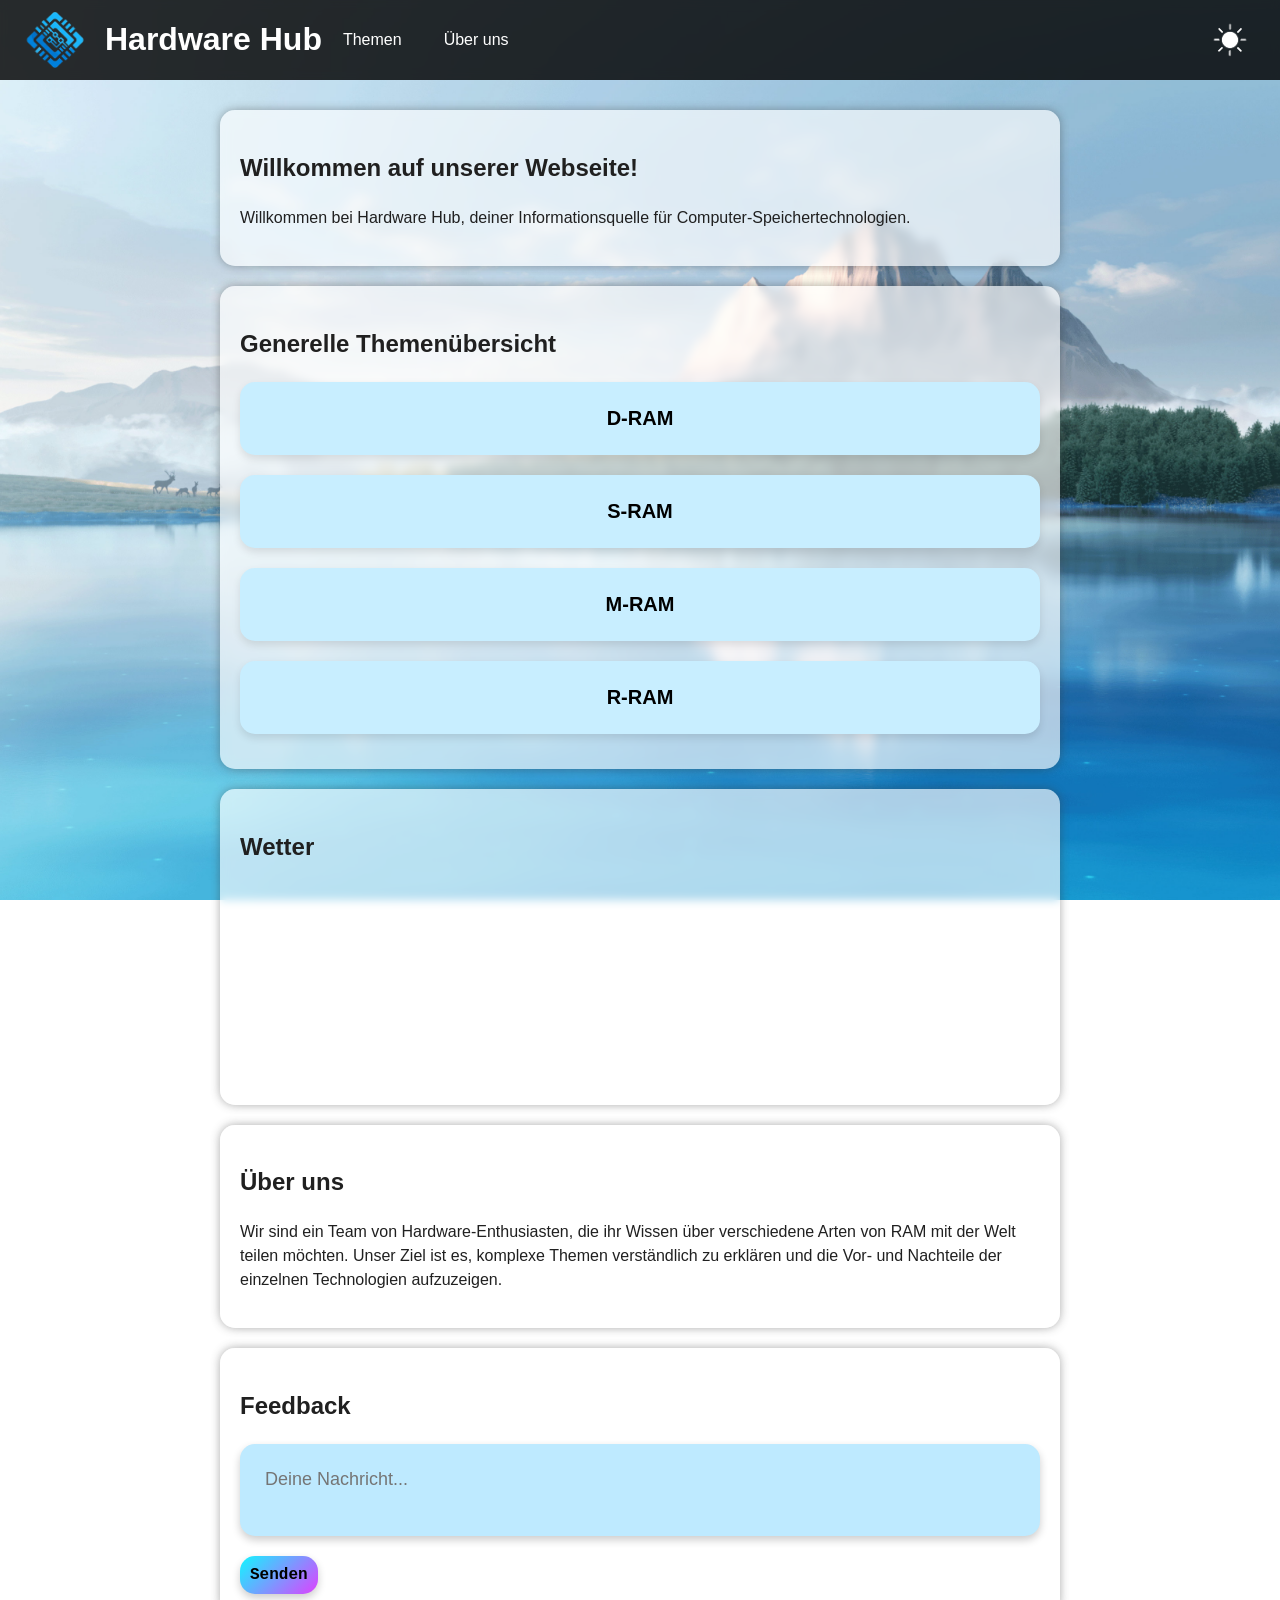
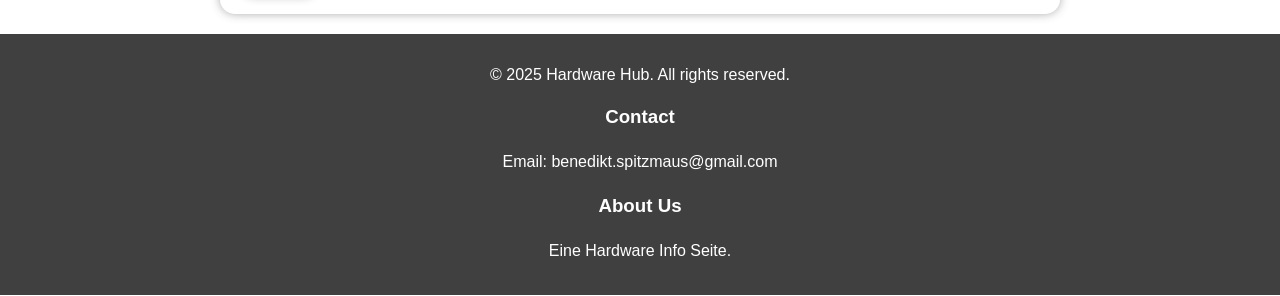
<file: Index.html>
<head>
    <meta charset="UTF-8">
    <meta name="viewport" content="width=device-width, initial-scale=1.0">
    <title>RAM-Speicher verstehen: D-RAM, S-RAM, M-RAM und R-RAM detailliert erklärt</title>
    <meta name="description" content="Tauche tief ein in die Welt der RAM-Speicher! Erfahre alles über D-RAM, S-RAM, M-RAM und R-RAM, ihre Funktionsweisen, Vor- und Nachteile sowie Anwendungen in der modernen Technik.">
    <meta name="keywords" content="DRAM, SRAM, MRAM, RRAM, RAM, Arbeitsspeicher, Speichertechnologien, flüchtiger Speicher, nicht-flüchtiger Speicher, Computer Hardware, RAM Vergleich, Speicherzukunft, NVM, Non-Volatile Memory, Dynamic RAM, Static RAM, Magnetoresistive RAM, Resistive RAM">
    <meta name="robots" content="index, follow">
    <link rel="stylesheet" href="style.css">
</head>
<body>
     
    <header>
        <!-- WICHTIG: relativer Pfad für Bild, wenn es im selben Projektordner liegt -->
        <a href="Index.html">
            <img id="logo" src="HWLogo.png" alt="Hardware Hub Logo">
        </a>
        
        <h1>Hardware Hub</h1>
        
        <div class="dropdown">
            <button class="dropbtn">Themen</button>
            <div class="dropdown-content">
                <a href="DRAM.html">DRAM</a>
                <a href="SRAM.html">SRAM</a>
                <a href="Vergleich-SD-Ram.html">Vergleich SD/RAM</a>
                <a href="MRAM.html">M-RAM</a>
                <a href="RRAM.html">R-RAM</a>
            </div>
        </div>
            
        <div class="dropdown">
            <button class="dropbtn">Über uns</button>
            <div class="dropdown-content">
                <a href="Info.html">Hardware Hub</a>
                <a href="Kontakt.html">Kontakt</a>
                <a href="Quellen.html">Quellen</a>
            </div>
        </div>
        
        <a  class="header-right">
            <img id="theme-toggle" src="theme-toggle.png" alt="theme-toggle">
        </a>
    </header>

    

    <main>
        <section>
            <h2>Willkommen auf unserer Webseite!</h2>
        </section>
        
        <section>
            <p>Willkommen bei Hardware Hub, deiner Informationsquelle für Computer-Speichertechnologien.</p>
        </section>
    </main>

    <main>
        <section>
            <h2>Generelle Themenübersicht</h2>
        </section>
        
        <div class="hover-text">
        
        <a href="DRAM.html">
            <button class="large-round-hover-btn">
                <span>D-RAM</span>    
            </button>
        </a>
        
        <a href="SRAM.html">
            <button class="large-round-hover-btn">
                <span>S-RAM</span>    
            </button>
        </a>
        
        <a href="MRAM.html">  
            <button class="large-round-hover-btn">
                <span>M-RAM</span>
            </button>
        </a>

        <a href="RRAM.html"> 
            <button class="large-round-hover-btn">
                <span>R-RAM</span>
            </button>
        </a>
        </div>
                
    </main>
    <main>
        <section>
            <h2>Wetter</h2>
        </section>
        <section>
            <iframe src="https://wetter-app.sudwest.org/d-solo/adnqvvb/temperatur?orgId=1&from=1782559562719&to=1782645962719&timezone=browser&panelId=panel-1" width="450" height="200" frameborder="0"></iframe>
        </section>
    </main>

    <main>
        <section>
            <h2>Über uns</h2>
        </section>
        <section>
            <p>
                Wir sind ein Team von Hardware-Enthusiasten, die ihr Wissen über verschiedene Arten von RAM mit der Welt teilen möchten. Unser Ziel ist es, 
                komplexe Themen verständlich zu erklären und die Vor- und Nachteile der einzelnen Technologien aufzuzeigen.
            </p>
        </section>
    </main>

    <main>
        <section>
            <h2>Feedback</h2>
        </section>

        <section>
            <textarea id="feedback" name="feedback" placeholder="Deine Nachricht..." oninput="autoResize(this)" ></textarea>
        </section>

        <div class="hover-text">
        <a href="Nachricht gesendet.html">
            <button class="send-button">
                <span>Senden</span>    
            </button>
        </a>
        </div>
    </main>
    
    <footer>
        <p>&copy; 2025 Hardware Hub. All rights reserved.</p>
        <section>
            <h3>Contact</h3>
            <p>Email: benedikt.spitzmaus@gmail.com</p>
        </section>
        <section>
            <h3>About Us</h3>
            <p>Eine Hardware Info Seite.</p>
        </section>
    </footer>

    <script src="script.js"></script>

    <script> //java script KI generiert
        
        // Funktion zur automatischen Höhenanpassung der Textarea
        function autoResize(textarea) {
            // Setze die Höhe auf 'auto', damit die scrollHeight korrekt berechnet werden kann,
            // auch wenn Text gelöscht wird und die Box kleiner werden soll.
            textarea.style.height = 'auto';
            // Setze die Höhe auf die scrollHeight.
            // scrollHeight ist die gesamte Höhe des Inhalts, auch des nicht sichtbaren Teils.
            textarea.style.height = textarea.scrollHeight + 'px';
        }

        // Optional: Rufe die Funktion einmal beim Laden auf, falls bereits Text vorhanden ist
        // (z.B. wenn das Feld serverseitig mit Inhalt gefüllt wird).
        // document.addEventListener('DOMContentLoaded', () => {
        //     const textarea = document.getElementById('dynamischeTextarea');
        //     if (textarea) {
        //         autoResize(textarea);
        //     }
        // });
    </script>
</body>
</html>
</file>
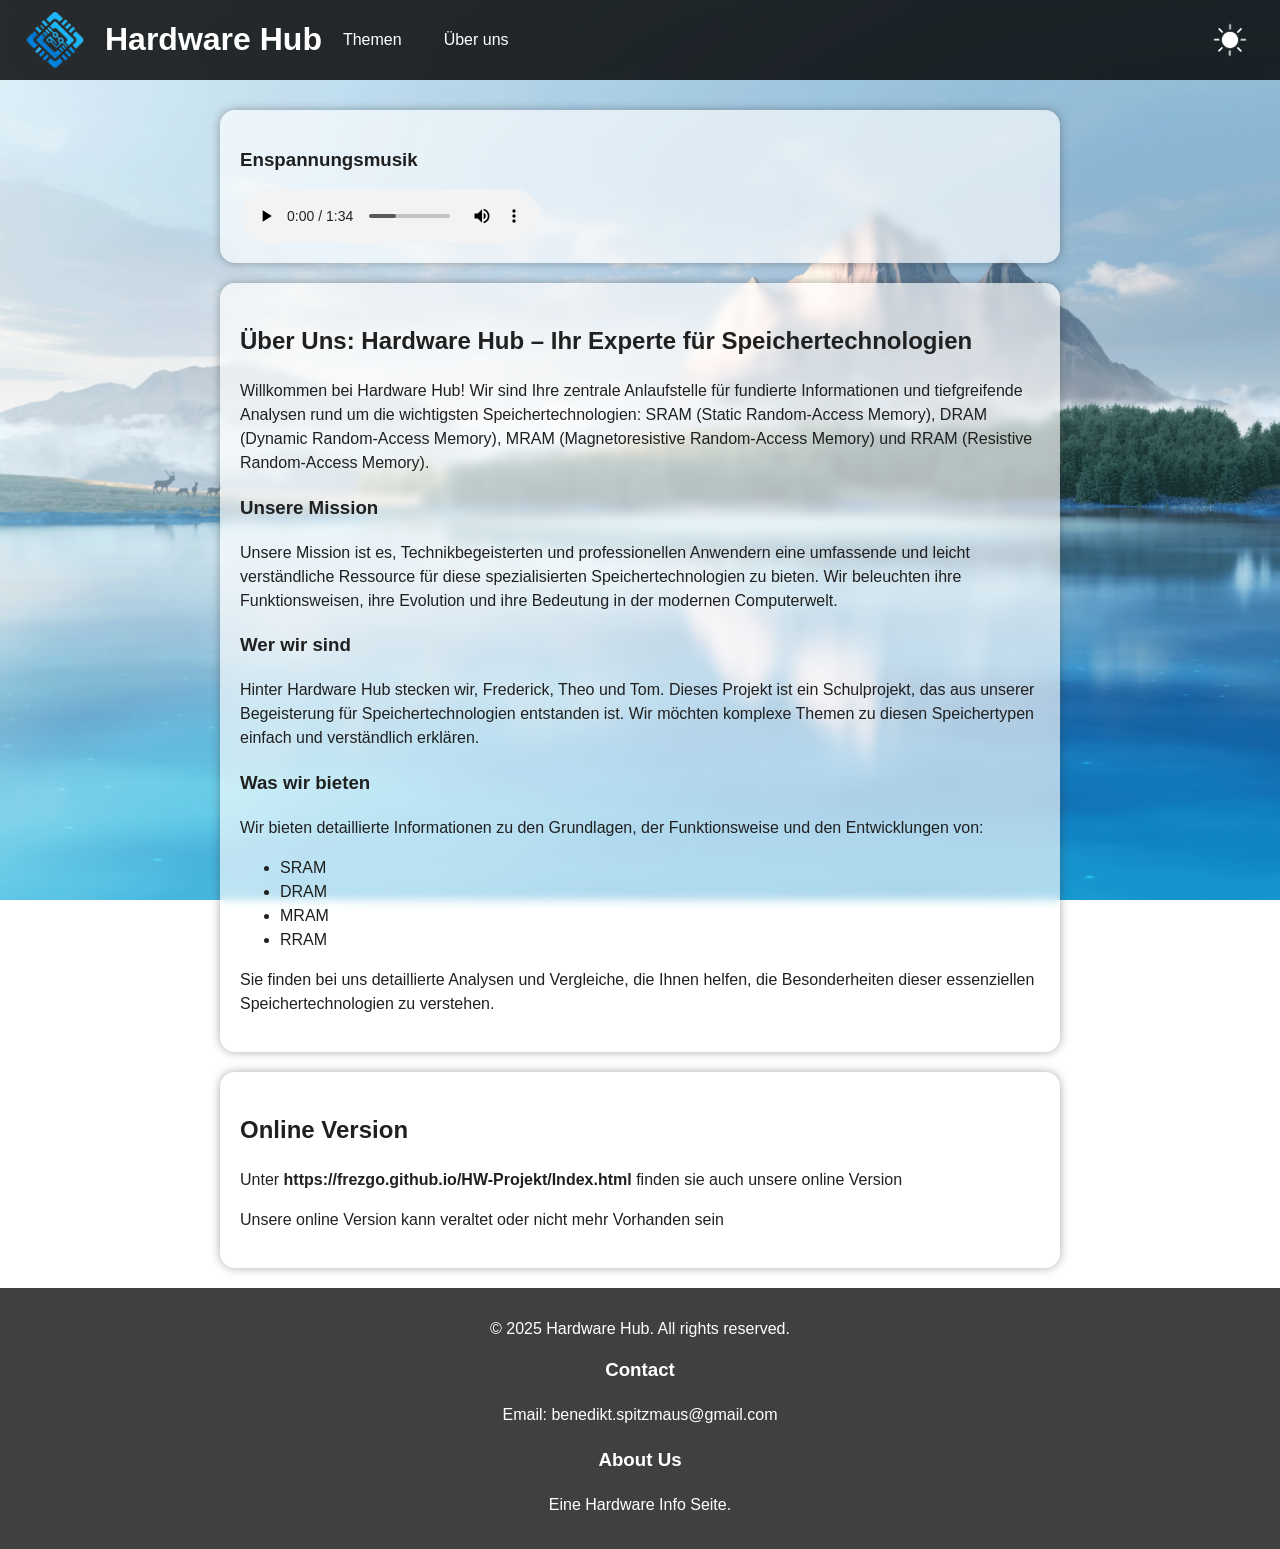
<file: Info.html>
<head>
    <meta charset="UTF-8">
    <meta name="viewport" content="width=device-width, initial-scale=1.0">
    <title>RAM-Speicher verstehen: D-RAM, S-RAM, M-RAM und R-RAM detailliert erklärt</title>
    <meta name="description" content="Tauche tief ein in die Welt der RAM-Speicher! Erfahre alles über D-RAM, S-RAM, M-RAM und R-RAM, ihre Funktionsweisen, Vor- und Nachteile sowie Anwendungen in der modernen Technik.">
    <meta name="keywords" content="DRAM, SRAM, MRAM, RRAM, RAM, Arbeitsspeicher, Speichertechnologien, flüchtiger Speicher, nicht-flüchtiger Speicher, Computer Hardware, RAM Vergleich, Speicherzukunft, NVM, Non-Volatile Memory, Dynamic RAM, Static RAM, Magnetoresistive RAM, Resistive RAM">
    <link rel="stylesheet" href="style.css">
</head>
<body>
     
    <header>
        <!-- WICHTIG: relativer Pfad für Bild, wenn es im selben Projektordner liegt -->
        <a href="Index.html">
            <img id="logo" src="HWLogo.png" alt="Hardware Hub Logo">
        </a>
        
        <h1>Hardware Hub</h1>
        
        <div class="dropdown">
            <button class="dropbtn">Themen</button>
            <div class="dropdown-content">
                <a href="DRAM.html">DRAM</a>
                <a href="SRAM.html">SRAM</a>
                <a href="Vergleich-SD-Ram.html">Vergleich SD/RAM</a>
                <a href="MRAM.html">M-RAM</a>
                <a href="RRAM.html">R-RAM</a>
            </div>
        </div>
            
        <div class="dropdown">
            <button class="dropbtn">Über uns</button>
            <div class="dropdown-content">
                <a href="Info.html">Hardware Hub</a>
                <a href="Kontakt.html">Kontakt</a>
                <a href="Quellen.html">Quellen</a>
            </div>
        </div>
        
        <a  class="header-right">
            <img id="theme-toggle" src="theme-toggle.png" alt="theme-toggle">
        </a>
    </header>

    <main>
        <H3>Enspannungsmusik</H3>
        <audio src="deep-lo-fi-hip-hop.mp3" autoplay loop controls></audio>
    </main>

    <main>
        <section class="about-us">
            <h2>Über Uns: Hardware Hub – Ihr Experte für Speichertechnologien</h2>
            <p>
                Willkommen bei Hardware Hub! Wir sind Ihre zentrale Anlaufstelle für fundierte Informationen und tiefgreifende Analysen rund um die wichtigsten Speichertechnologien: 
                SRAM (Static Random-Access Memory), DRAM (Dynamic Random-Access Memory), MRAM (Magnetoresistive Random-Access Memory) und RRAM (Resistive Random-Access Memory).
            </p>
            
            <h3>Unsere Mission</h3>
            <p>
                Unsere Mission ist es, Technikbegeisterten und professionellen Anwendern eine umfassende und leicht verständliche Ressource für diese spezialisierten Speichertechnologien zu bieten. 
                Wir beleuchten ihre Funktionsweisen, ihre Evolution und ihre Bedeutung in der modernen Computerwelt.
            </p>
            
            <h3>Wer wir sind</h3>
            <p>
                Hinter Hardware Hub stecken wir, Frederick, Theo und Tom. Dieses Projekt ist ein Schulprojekt, 
                das aus unserer Begeisterung für Speichertechnologien entstanden ist. Wir möchten komplexe Themen zu diesen Speichertypen einfach und verständlich erklären.
            </p>
            
            <h3>Was wir bieten</h3>
            <p>
                Wir bieten detaillierte Informationen zu den Grundlagen, der Funktionsweise und den Entwicklungen von:
            </p>
            <ul>
                <li>SRAM</li>
                <li>DRAM</li>
                <li>MRAM</li>
                <li>RRAM</li>
            </ul>
            <p>
                Sie finden bei uns detaillierte Analysen und Vergleiche, die Ihnen helfen, die Besonderheiten dieser essenziellen Speichertechnologien zu verstehen.
            </p>
        </section>
    </main>

    <main>
        <section>
        <h2>Online Version</h2>
        </section>
        <section>
        <p>
            Unter <b>https://frezgo.github.io/HW-Projekt/Index.html</b> finden sie auch unsere online Version
        </p>
        <p>
            Unsere online Version kann veraltet oder nicht mehr Vorhanden sein
        </p>
        </section>
    </main>

    <footer>
        <p>&copy; 2025 Hardware Hub. All rights reserved.</p>
        <section>
            <h3>Contact</h3>
            <p>Email: benedikt.spitzmaus@gmail.com</p>
        </section>
        <section>
            <h3>About Us</h3>
            <p>Eine Hardware Info Seite.</p>
        </section>
    </footer>

    <script src="script.js"></script>

    <script> //java script KI generiert
        
        // Funktion zur automatischen Höhenanpassung der Textarea
        function autoResize(textarea) {
            // Setze die Höhe auf 'auto', damit die scrollHeight korrekt berechnet werden kann,
            // auch wenn Text gelöscht wird und die Box kleiner werden soll.
            textarea.style.height = 'auto';
            // Setze die Höhe auf die scrollHeight.
            // scrollHeight ist die gesamte Höhe des Inhalts, auch des nicht sichtbaren Teils.
            textarea.style.height = textarea.scrollHeight + 'px';
        }

        // Optional: Rufe die Funktion einmal beim Laden auf, falls bereits Text vorhanden ist
        // (z.B. wenn das Feld serverseitig mit Inhalt gefüllt wird).
        // document.addEventListener('DOMContentLoaded', () => {
        //     const textarea = document.getElementById('dynamischeTextarea');
        //     if (textarea) {
        //         autoResize(textarea);
        //     }
        // });
    </script>
</body>
</html>
</file>
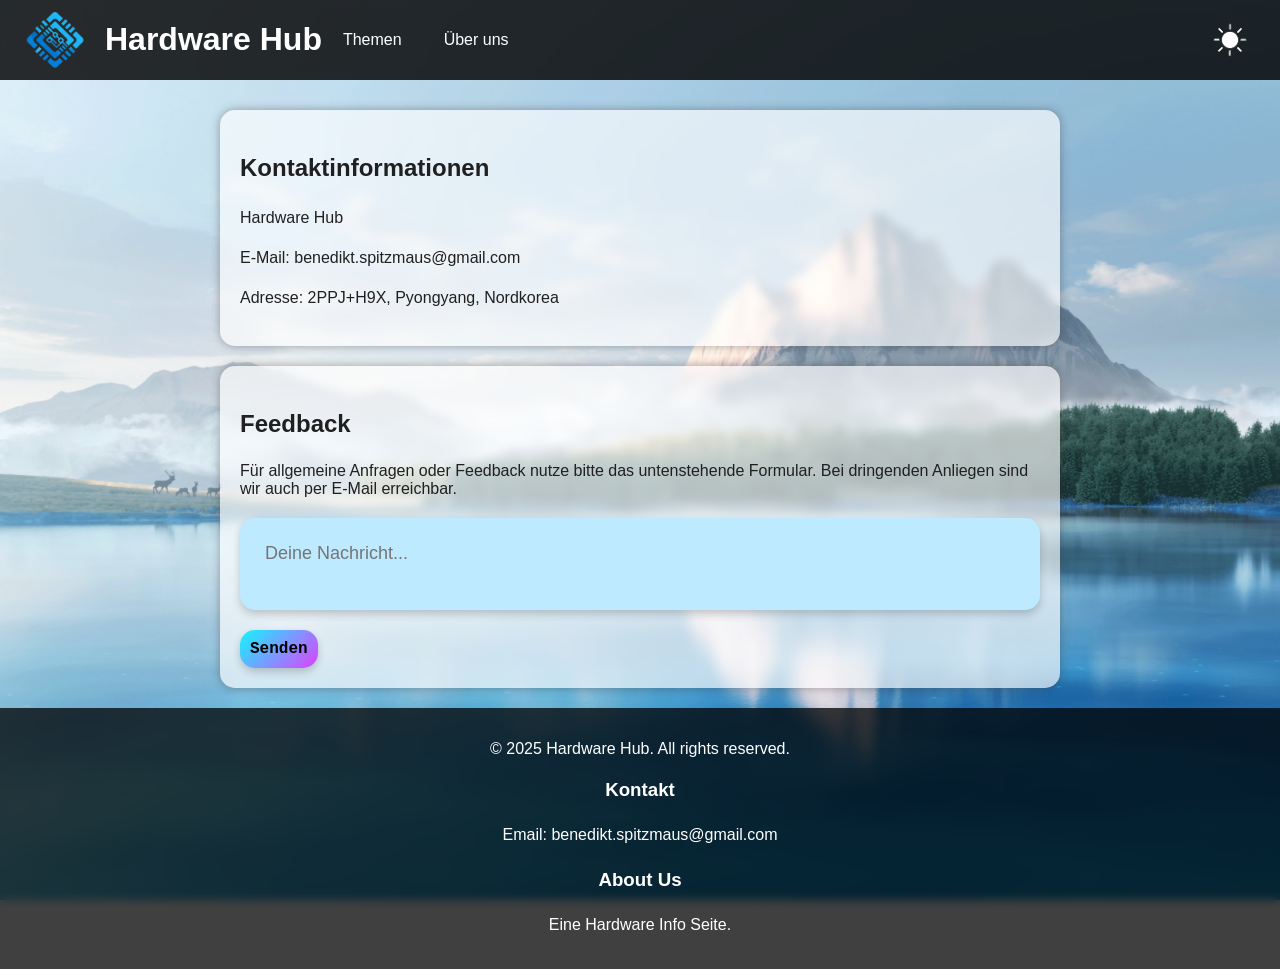
<file: Kontakt.html>
<head>
    <meta charset="UTF-8">
    <meta name="viewport" content="width=device-width, initial-scale=1.0">
    <title>RAM-Speicher verstehen: D-RAM, S-RAM, M-RAM und R-RAM detailliert erklärt</title>
    <meta name="description" content="Tauche tief ein in die Welt der RAM-Speicher! Erfahre alles über D-RAM, S-RAM, M-RAM und R-RAM, ihre Funktionsweisen, Vor- und Nachteile sowie Anwendungen in der modernen Technik.">
    <meta name="keywords" content="DRAM, SRAM, MRAM, RRAM, RAM, Arbeitsspeicher, Speichertechnologien, flüchtiger Speicher, nicht-flüchtiger Speicher, Computer Hardware, RAM Vergleich, Speicherzukunft, NVM, Non-Volatile Memory, Dynamic RAM, Static RAM, Magnetoresistive RAM, Resistive RAM">
    <link rel="stylesheet" href="style.css">
</head>
<body>
     
    <header>
        <!-- WICHTIG: relativer Pfad für Bild, wenn es im selben Projektordner liegt -->
        <a href="Index.html">
            <img id="logo" src="HWLogo.png" alt="Hardware Hub Logo">
        </a>
        
        <h1>Hardware Hub</h1>
        
        <div class="dropdown">
            <button class="dropbtn">Themen</button>
            <div class="dropdown-content">
                <a href="DRAM.html">DRAM</a>
                <a href="SRAM.html">SRAM</a>
                <a href="Vergleich-SD-Ram.html">Vergleich SD/RAM</a>
                <a href="MRAM.html">M-RAM</a>
                <a href="RRAM.html">R-RAM</a>
            </div>
        </div>
            
        <div class="dropdown">
            <button class="dropbtn">Über uns</button>
            <div class="dropdown-content">
                <a href="Info.html">Hardware Hub</a>
                <a href="Kontakt.html">Kontakt</a>
                <a href="Quellen.html">Quellen</a>
            </div>
        </div>
        
        <a  class="header-right">
            <img id="theme-toggle" src="theme-toggle.png" alt="theme-toggle">
        </a>
    </header>

    <main>
        <section class="contact-info">
            <h2>Kontaktinformationen</h2>
            <p>Hardware Hub</p>
            <p>E-Mail: benedikt.spitzmaus@gmail.com</p>
            <p>Adresse: 2PPJ+H9X, Pyongyang, Nordkorea</p> 
        </section>
    </main>



    <main>
        <section>
            <h2>Feedback</h2>
        </section>
        <p>Für allgemeine Anfragen oder Feedback nutze bitte das untenstehende Formular. Bei dringenden Anliegen sind wir auch per E-Mail erreichbar.</p>

        <section>
            <textarea id="feedback" name="feedback" placeholder="Deine Nachricht..." oninput="autoResize(this)" ></textarea>
        </section>

        <div class="hover-text">
        <a href="Nachricht gesendet.html">
            <button class="send-button">
                <span>Senden</span>    
            </button>
        </a>
        </div>
    </main>

    <footer>
        <p>&copy; 2025 Hardware Hub. All rights reserved.</p>
        <section>
            <h3>Kontakt</h3>
            <p>Email: benedikt.spitzmaus@gmail.com</p>
        </section>
        <section>
            <h3>About Us</h3>
            <p>Eine Hardware Info Seite.</p>
        </section>
    </footer>

    <script src="script.js"></script>

    <script> //java script KI generiert
        
        // Funktion zur automatischen Höhenanpassung der Textarea
        function autoResize(textarea) {
            // Setze die Höhe auf 'auto', damit die scrollHeight korrekt berechnet werden kann,
            // auch wenn Text gelöscht wird und die Box kleiner werden soll.
            textarea.style.height = 'auto';
            // Setze die Höhe auf die scrollHeight.
            // scrollHeight ist die gesamte Höhe des Inhalts, auch des nicht sichtbaren Teils.
            textarea.style.height = textarea.scrollHeight + 'px';
        }

        // Optional: Rufe die Funktion einmal beim Laden auf, falls bereits Text vorhanden ist
        // (z.B. wenn das Feld serverseitig mit Inhalt gefüllt wird).
        // document.addEventListener('DOMContentLoaded', () => {
        //     const textarea = document.getElementById('dynamischeTextarea');
        //     if (textarea) {
        //         autoResize(textarea);
        //     }
        // });
    </script>
</body>
</html>
</file>
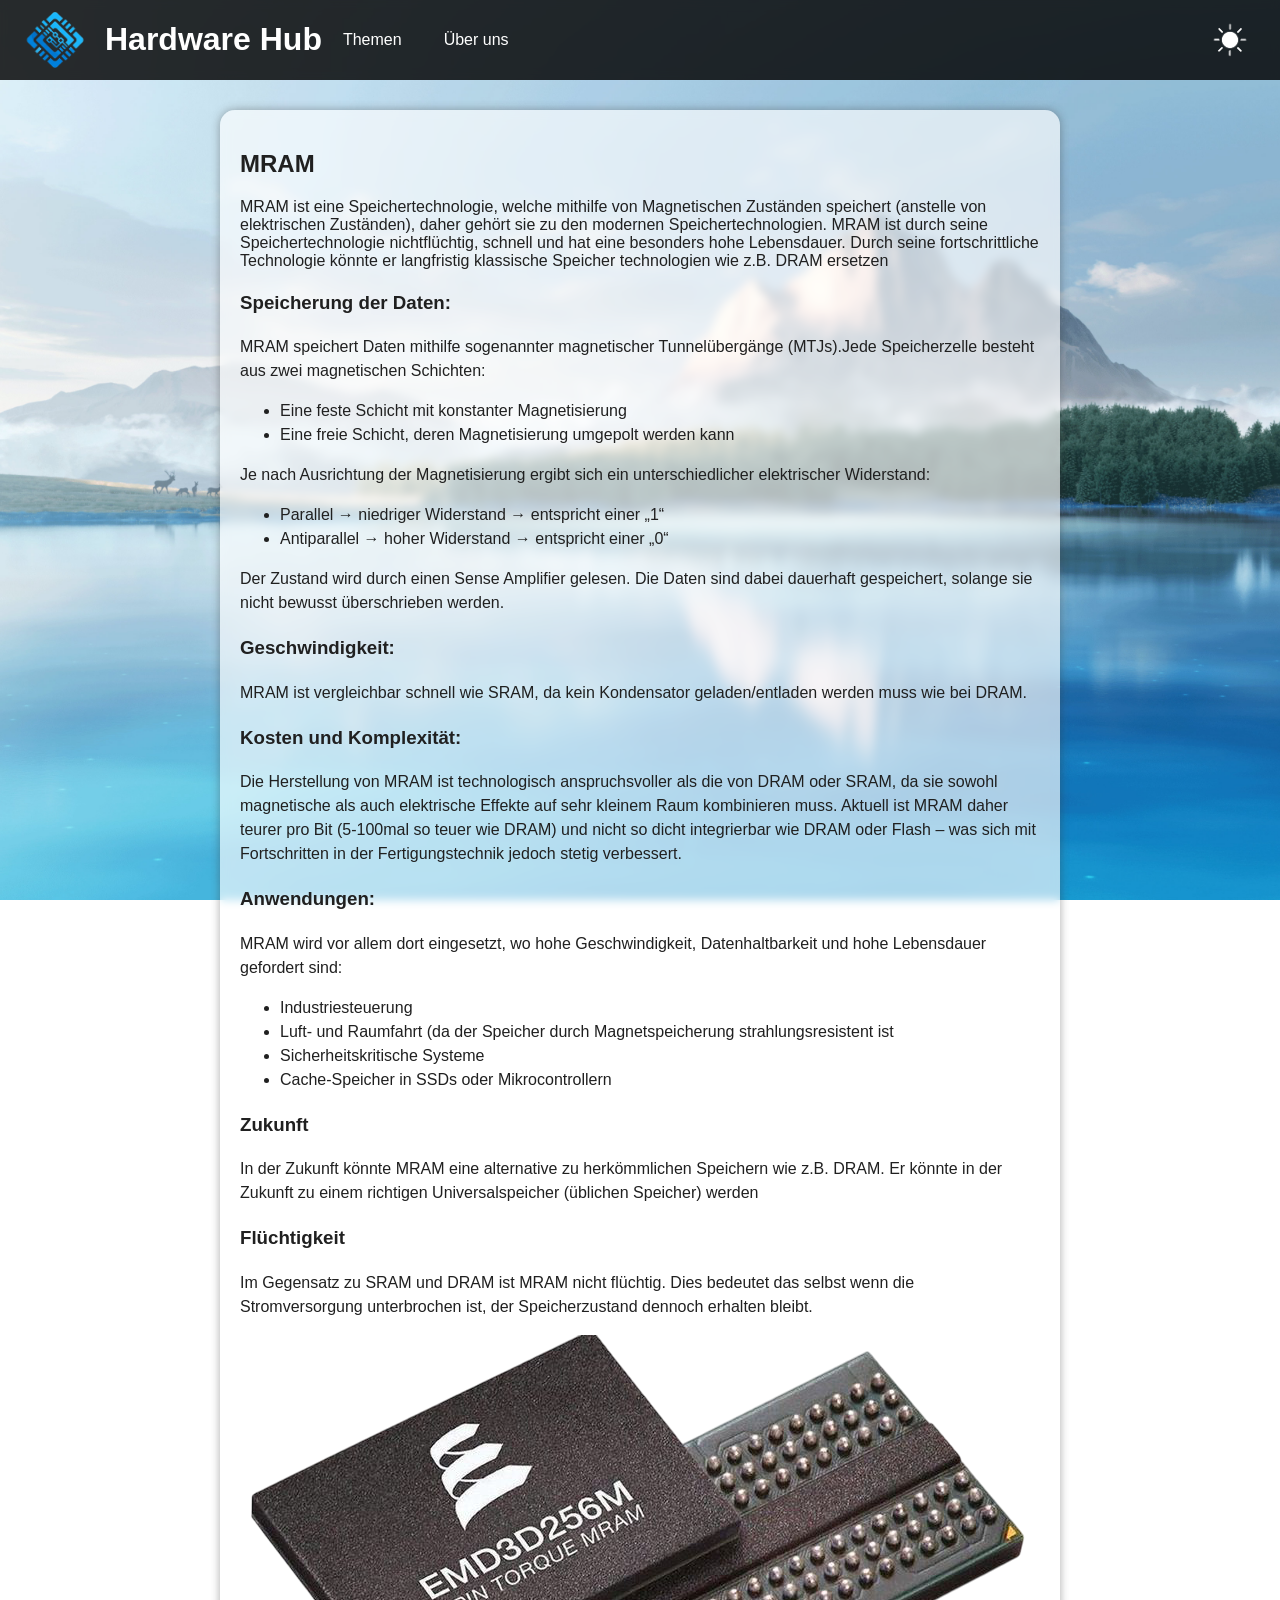
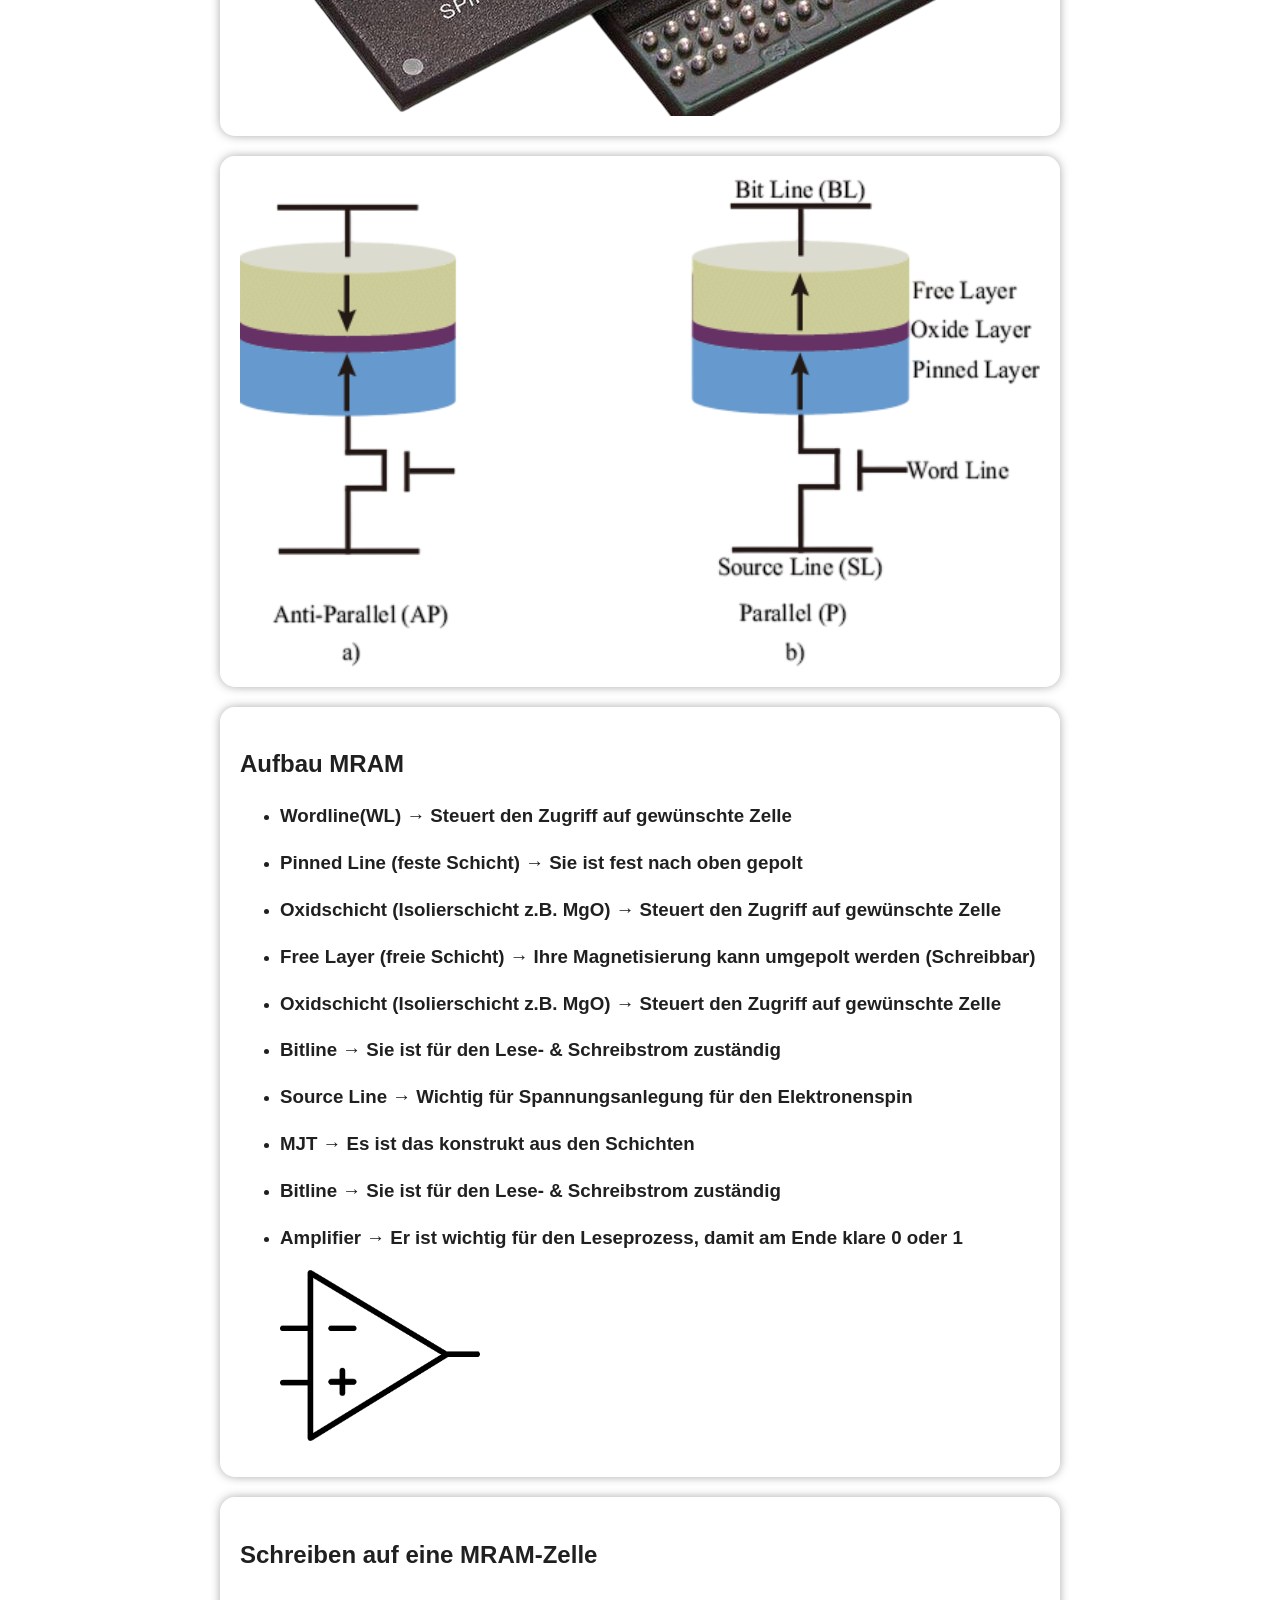
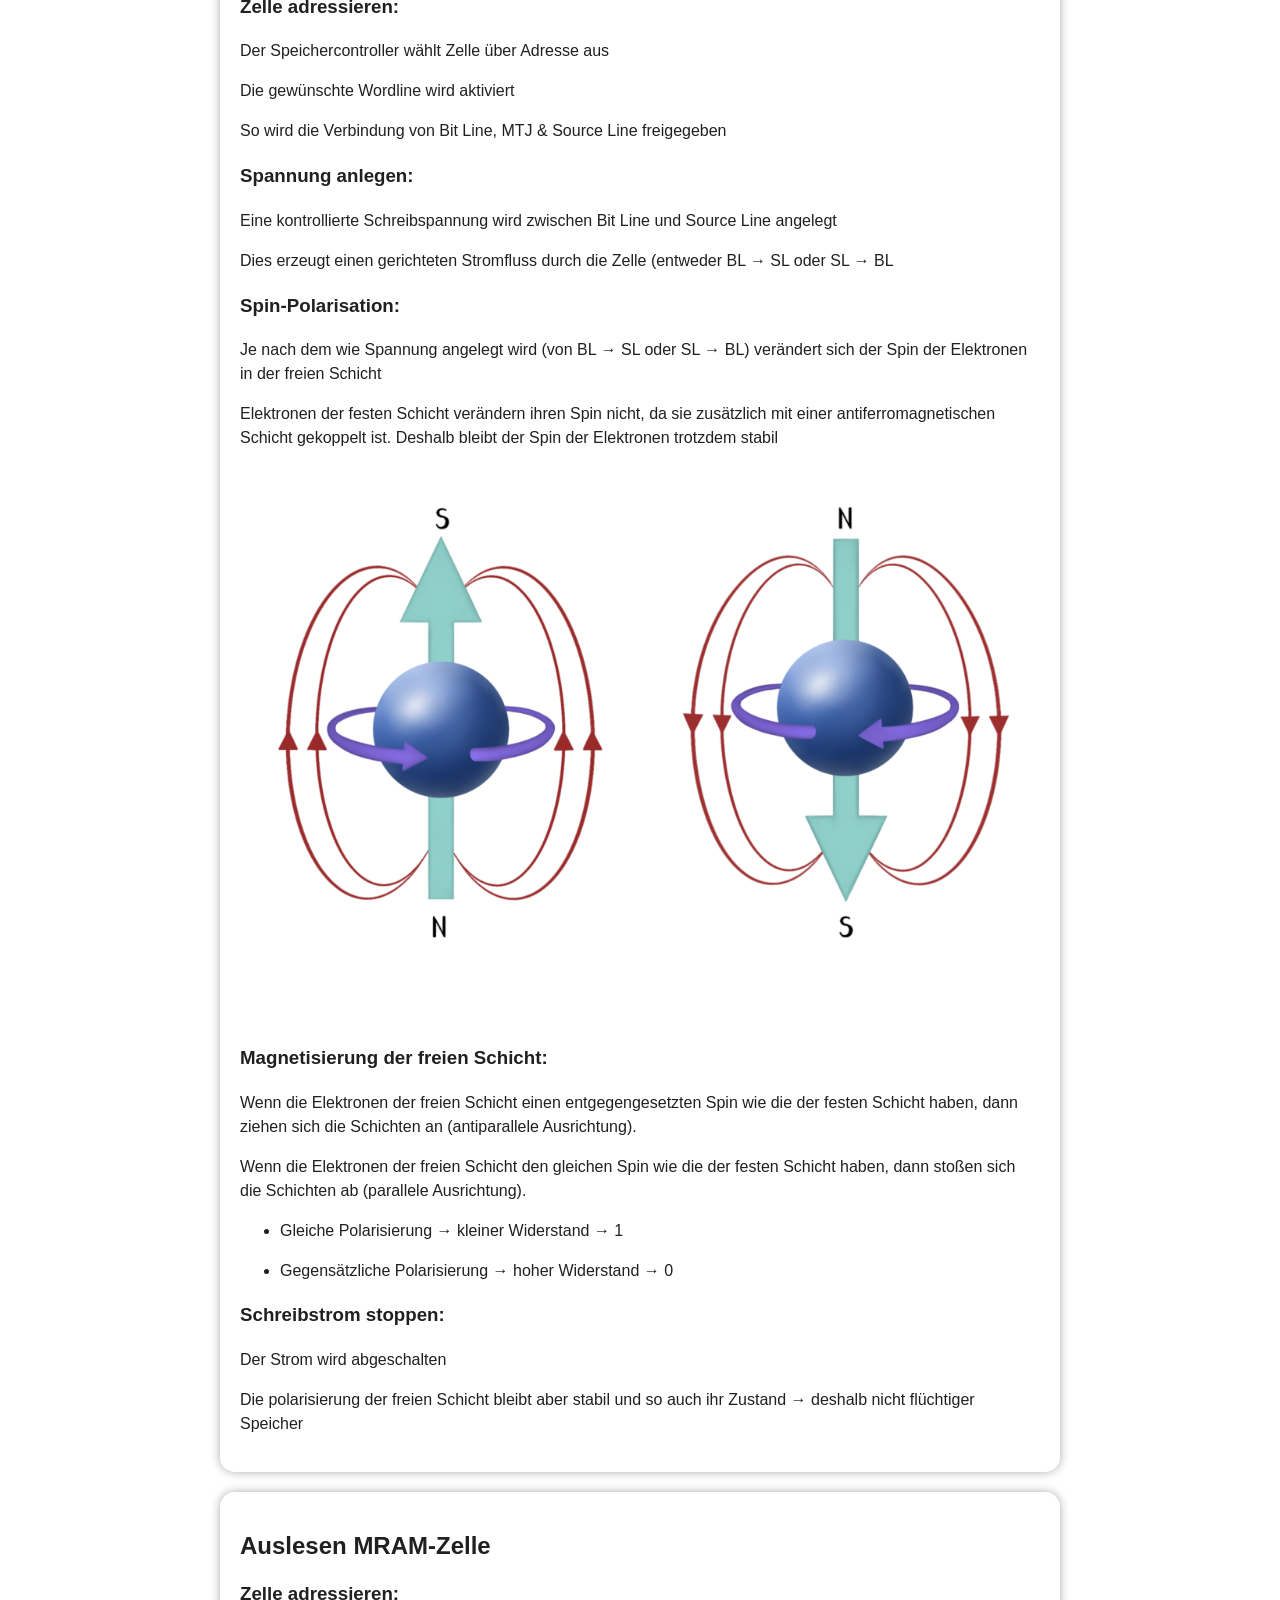
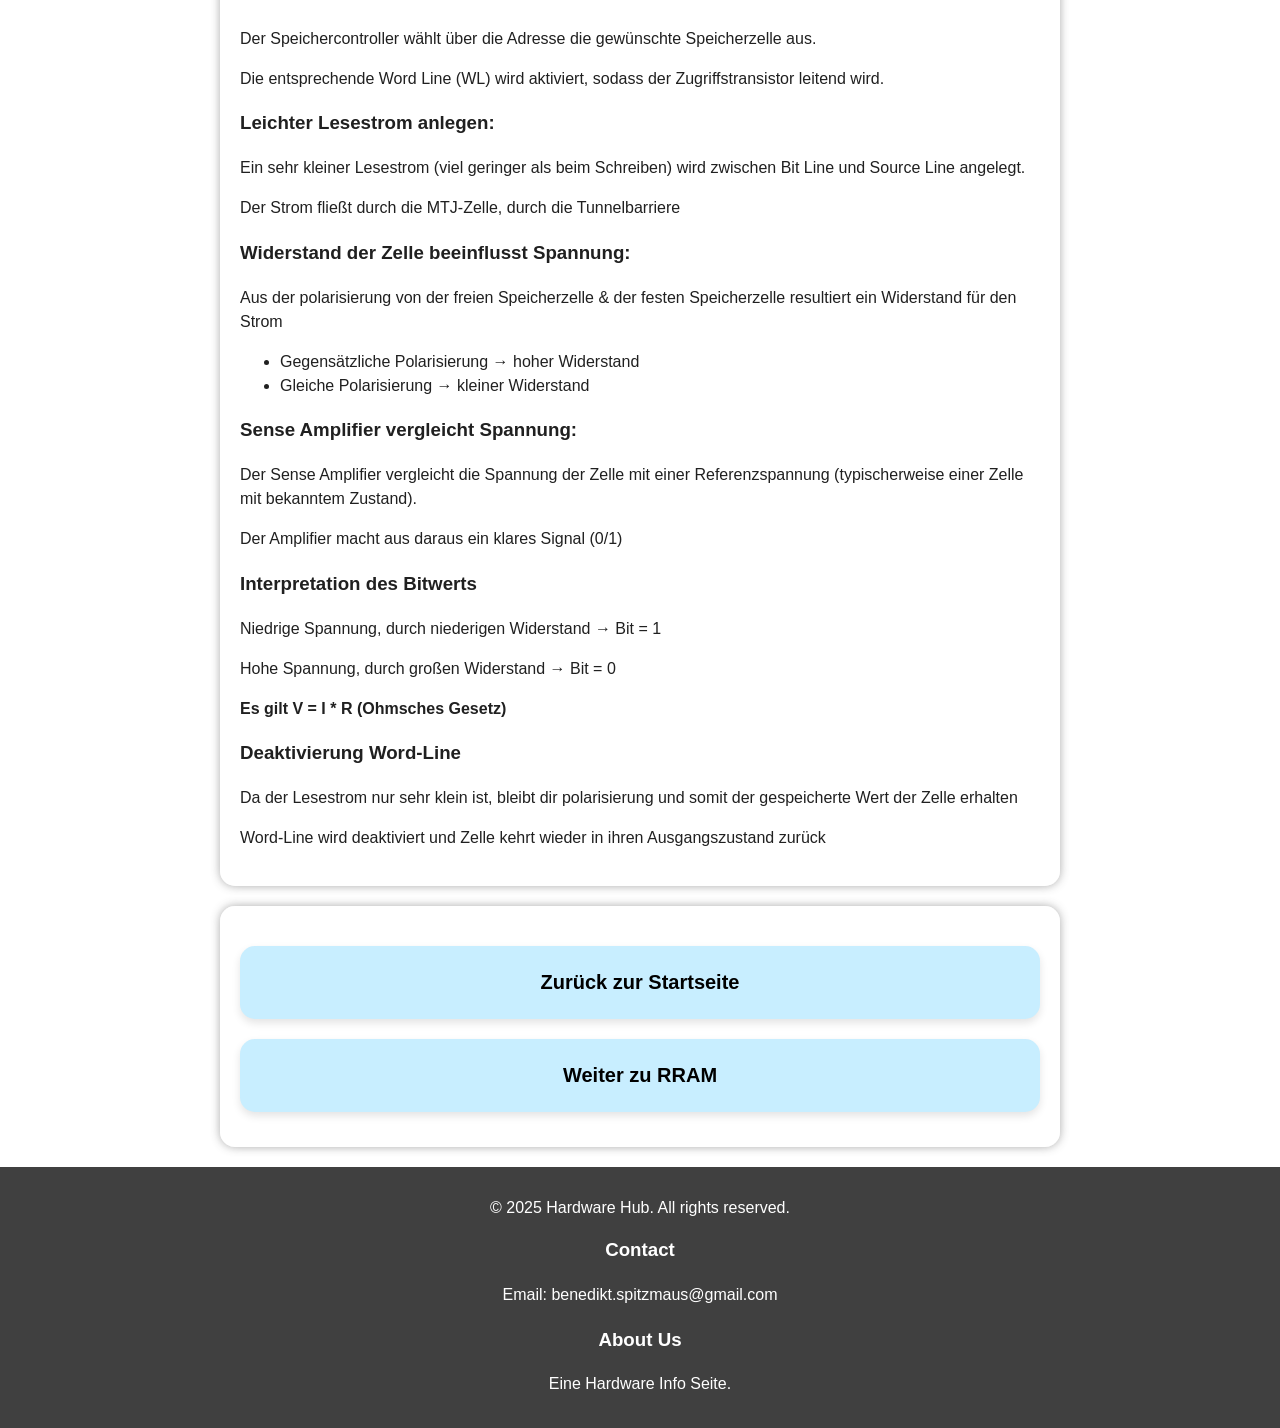
<file: MRAM.html>
<head>
    <meta charset="UTF-8">
    <meta name="viewport" content="width=device-width, initial-scale=1.0">
    <title>RAM-Speicher verstehen: D-RAM, S-RAM, M-RAM und R-RAM detailliert erklärt</title>
    <meta name="description" content="Tauche tief ein in die Welt der RAM-Speicher! Erfahre alles über D-RAM, S-RAM, M-RAM und R-RAM, ihre Funktionsweisen, Vor- und Nachteile sowie Anwendungen in der modernen Technik.">
    <meta name="keywords" content="DRAM, SRAM, MRAM, RRAM, RAM, Arbeitsspeicher, Speichertechnologien, flüchtiger Speicher, nicht-flüchtiger Speicher, Computer Hardware, RAM Vergleich, Speicherzukunft, NVM, Non-Volatile Memory, Dynamic RAM, Static RAM, Magnetoresistive RAM, Resistive RAM">
    <link rel="stylesheet" href="style.css">
</head>
<body>
     
    <header>
        <!-- WICHTIG: relativer Pfad für Bild, wenn es im selben Projektordner liegt -->
        <a href="Index.html">
            <img id="logo" src="HWLogo.png" alt="Hardware Hub Logo">
        </a>
        
        <h1>Hardware Hub</h1>
        
        <div class="dropdown">
            <button class="dropbtn">Themen</button>
            <div class="dropdown-content">
                <a href="DRAM.html">DRAM</a>
                <a href="SRAM.html">SRAM</a>
                <a href="Vergleich-SD-Ram.html">Vergleich SD/RAM</a>
                <a href="MRAM.html">M-RAM</a>
                <a href="RRAM.html">R-RAM</a>
            </div>
        </div>
            
        <div class="dropdown">
            <button class="dropbtn">Über uns</button>
            <div class="dropdown-content">
                <a href="Info.html">Hardware Hub</a>
                <a href="Kontakt.html">Kontakt</a>
                <a href="Quellen.html">Quellen</a>
            </div>
        </div>
        
        <a  class="header-right">
            <img id="theme-toggle" src="theme-toggle.png" alt="theme-toggle">
        </a>
    </header>
    <main>
    <h2>MRAM</h2>
            <p>MRAM ist eine Speichertechnologie, welche mithilfe von Magnetischen Zuständen speichert (anstelle von elektrischen Zuständen), daher gehört sie zu den modernen Speichertechnologien. MRAM ist durch seine Speichertechnologie nichtflüchtig, schnell und hat eine besonders hohe Lebensdauer. Durch seine fortschrittliche Technologie könnte er langfristig klassische Speicher technologien wie z.B. DRAM ersetzen</p>
        
        <section>
        <h3>Speicherung der Daten:</h3>
            <p>MRAM speichert Daten mithilfe sogenannter magnetischer Tunnelübergänge (MTJs).Jede Speicherzelle besteht aus zwei magnetischen Schichten:</p>
        <ul>
            <li>Eine feste Schicht mit konstanter Magnetisierung</li>
            <li>Eine freie Schicht, deren Magnetisierung umgepolt werden kann</li>
        </ul>

        <p>Je nach Ausrichtung der Magnetisierung ergibt sich ein unterschiedlicher elektrischer Widerstand:</p>
        <ul>
            <li>Parallel → niedriger Widerstand → entspricht einer „1“</li>
            <li>Antiparallel → hoher Widerstand → entspricht einer „0“</li>

        </ul>
            <p>Der Zustand wird durch einen Sense Amplifier gelesen. Die Daten sind dabei dauerhaft gespeichert, solange sie nicht bewusst überschrieben werden.</p>
        </section>
        
        <section>
            <h3>Geschwindigkeit:</h3>
            <p>MRAM ist vergleichbar schnell wie SRAM, da kein Kondensator geladen/entladen werden muss wie bei DRAM.</p>
        </section>
        
        <section>
            <h3>Kosten und Komplexität:</h3>
        <p>Die Herstellung von MRAM ist technologisch anspruchsvoller als die von DRAM oder SRAM, da sie sowohl magnetische als auch elektrische Effekte auf sehr kleinem Raum kombinieren muss.
            Aktuell ist MRAM daher teurer pro Bit (5-100mal so teuer wie DRAM) und nicht so dicht integrierbar wie DRAM oder Flash – was sich mit Fortschritten in der Fertigungstechnik jedoch stetig verbessert.</p>
        </section>

        <section>
            <h3>Anwendungen:</h3>
                <p>MRAM wird vor allem dort eingesetzt, wo hohe Geschwindigkeit, Datenhaltbarkeit und hohe Lebensdauer gefordert sind:</p>
            <ul>
                <li>Industriesteuerung</li>
                <li>Luft- und Raumfahrt (da der Speicher durch Magnetspeicherung strahlungsresistent ist</li>
                <li>Sicherheitskritische Systeme</li>
                <li>Cache-Speicher in SSDs oder Mikrocontrollern</li>

            </ul>
        
        </section>

        <section>
            <h3>Zukunft</h3>
                <p>In der Zukunft könnte MRAM eine alternative zu herkömmlichen Speichern wie z.B. DRAM. Er könnte in der Zukunft zu einem richtigen Universalspeicher (üblichen Speicher) werden</p>
        </section>

        <section>
            <h3>Flüchtigkeit</h3>
                <p>Im Gegensatz zu SRAM und DRAM ist MRAM nicht flüchtig. Dies bedeutet das selbst wenn die Stromversorgung unterbrochen ist, der Speicherzustand dennoch erhalten bleibt. </p>
        
        <img id="content-media" src="MRAM-Bild.png" alt="MRAM">
        </section>



    </main>

    <main>
        <img id="content-media" src="STT-MRAM-cell-structures.png" alt="Schaltplan MRAM">
    </main>

    <main>
    <section>
        <h2>Aufbau MRAM</h2>
            <ul>
                <li>
                    <h3>Wordline(WL) → Steuert den Zugriff auf gewünschte Zelle </h3>
                </li>
                <li>
                    <h3>Pinned Line (feste Schicht) → Sie ist fest nach oben gepolt</h3>
                </li>
                <li>
                    <h3>Oxidschicht (Isolierschicht z.B. MgO) → Steuert den Zugriff auf gewünschte Zelle </h3>
                </li>
                <li>
                    <h3>Free Layer (freie Schicht) → Ihre Magnetisierung kann umgepolt werden (Schreibbar)</h3>
                </li>
                <li>
                    <h3>Oxidschicht (Isolierschicht z.B. MgO) → Steuert den Zugriff auf gewünschte Zelle </h3>
                </li>
                <li>
                    <h3>Bitline → Sie ist für den Lese- & Schreibstrom zuständig</h3>
                </li>
                <li>
                    <h3>Source Line → Wichtig für Spannungsanlegung für den Elektronenspin  </h3>
                </li>
                <li>
                    <h3>MJT → Es ist das konstrukt aus den Schichten</h3>
                </li>
                <li>
                    <h3>Bitline → Sie ist für den Lese- & Schreibstrom zuständig</h3>
                </li>
                <li>
                    <h3>Amplifier → Er ist wichtig für den Leseprozess, damit am Ende klare 0 oder 1</h3>
                </li>
                <img src="Amplifier-Bild.png" alt="Bild Amplifier" class="amplifier-img">  
            </ul>
    </section>
    </main>
    <main>
        <section>
        <h2>Schreiben auf eine MRAM-Zelle</h2>
         
        <section>   
            <h3>Zelle adressieren:</h3>
                <p>Der Speichercontroller wählt Zelle über Adresse aus</p>
                <p>Die gewünschte Wordline wird aktiviert</p>
                <p>So wird die Verbindung von Bit Line, MTJ & Source Line freigegeben</p>
        </section>
        
        <section>
            <h3>Spannung anlegen:</h3>
                <p>Eine kontrollierte Schreibspannung wird zwischen Bit Line und Source Line angelegt</p>
                <p>Dies erzeugt einen gerichteten Stromfluss durch die Zelle (entweder BL → SL oder SL → BL</p>
        </section>

        <section>
            <h3>Spin-Polarisation:</h3>
                <p>Je nach dem wie Spannung angelegt wird (von BL → SL oder SL → BL) verändert sich der Spin der Elektronen in der freien Schicht</p>
                <p>Elektronen der festen Schicht verändern ihren Spin nicht, da sie zusätzlich mit einer antiferromagnetischen Schicht gekoppelt ist. Deshalb bleibt der Spin der Elektronen trotzdem stabil</p>
                <img src="Elektronen-Spin.png" alt="Bild Spin" id="content-media">  
        </section>
            
        <section> 
            <h3>Magnetisierung der freien Schicht:</h3>
                <p>Wenn die Elektronen der freien Schicht einen entgegengesetzten Spin wie die der festen Schicht haben, dann ziehen sich die Schichten an (antiparallele Ausrichtung).</p>
                <p>Wenn die Elektronen der freien Schicht den gleichen Spin wie die der festen Schicht haben, dann stoßen sich die Schichten ab (parallele Ausrichtung).</p>
                <ul>
                    <li>
                        <p>Gleiche Polarisierung → kleiner Widerstand → 1</p>
                    </li>
                    <li>
                        <p>Gegensätzliche Polarisierung → hoher Widerstand → 0</p>
                    </li>
                </ul>
        </section>

        <section>
            <h3>Schreibstrom stoppen:</h3>
                <p>Der Strom wird abgeschalten</p>
                <p>Die polarisierung der freien Schicht bleibt aber stabil und so auch ihr Zustand → deshalb nicht flüchtiger Speicher</p>
        </section>
    </main>
    <main>
        <h2>Auslesen MRAM-Zelle</h2>
        
        <section>
            <h3>Zelle adressieren:</h3>
                <p>Der Speichercontroller wählt über die Adresse die gewünschte Speicherzelle aus.</p>
                <p>Die entsprechende Word Line (WL) wird aktiviert, sodass der Zugriffstransistor leitend wird.</p>
        </section>

        <section>
            <h3>Leichter Lesestrom anlegen:</h3>
                <p>Ein sehr kleiner Lesestrom (viel geringer als beim Schreiben) wird zwischen Bit Line und Source Line angelegt.</p>
                <p>Der Strom fließt durch die MTJ-Zelle, durch die Tunnelbarriere</p>
        </section>

        <section>
            <h3>Widerstand der Zelle beeinflusst Spannung:</h3>
                <p>Aus der polarisierung von der freien Speicherzelle & der festen Speicherzelle resultiert ein Widerstand für den Strom</p>
                <ul>
                    <li>Gegensätzliche Polarisierung → hoher Widerstand</li>
                    <li>Gleiche Polarisierung → kleiner Widerstand</li>
                </ul>
        </section>

        <section>
            <h3>Sense Amplifier vergleicht Spannung:</h3>
                <p>Der Sense Amplifier vergleicht die Spannung der Zelle mit einer Referenzspannung (typischerweise einer Zelle mit bekanntem Zustand).</p>
                <p>Der Amplifier macht aus daraus ein klares Signal (0/1)</p>
        </section>

        <section>
            <h3>Interpretation des Bitwerts</h3>
                <p>Niedrige Spannung, durch niederigen Widerstand → Bit = 1</p>
                <p>Hohe Spannung, durch großen Widerstand → Bit = 0</p>
                <p><strong>Es gilt V = I * R (Ohmsches Gesetz)</strong></p>
        </section>
                    
        <section>
            <h3>Deaktivierung Word-Line</h3>
                <p>Da der Lesestrom nur sehr klein ist, bleibt dir polarisierung und somit der gespeicherte Wert der Zelle erhalten</p>
                <p>Word-Line wird deaktiviert und Zelle kehrt wieder in ihren Ausgangszustand zurück </p>
        </section>        
    </main>

    <main>
        <div class="hover-text">
        <a href="Index.html">
            <button class="large-round-hover-btn">
                <span>Zurück zur Startseite</span>    
            </button>
        </a>
        
        <a href="RRAM.html">
            <button class="large-round-hover-btn">
                <span>Weiter zu RRAM</span>    
            </button>
        </a>
        </div>
    </main>
    
    <footer>
        <p>&copy; 2025 Hardware Hub. All rights reserved.</p>
        <section>
            <h3>Contact</h3>
            <p>Email: benedikt.spitzmaus@gmail.com</p>
        </section>
        <section>
            <h3>About Us</h3>
            <p>Eine Hardware Info Seite.</p>
        </section>
    </footer>

    <script src="script.js"></script>

    <script> //java script KI generiert
        
        // Funktion zur automatischen Höhenanpassung der Textarea
        function autoResize(textarea) {
            // Setze die Höhe auf 'auto', damit die scrollHeight korrekt berechnet werden kann,
            // auch wenn Text gelöscht wird und die Box kleiner werden soll.
            textarea.style.height = 'auto';
            // Setze die Höhe auf die scrollHeight.
            // scrollHeight ist die gesamte Höhe des Inhalts, auch des nicht sichtbaren Teils.
            textarea.style.height = textarea.scrollHeight + 'px';
        }

        // Optional: Rufe die Funktion einmal beim Laden auf, falls bereits Text vorhanden ist
        // (z.B. wenn das Feld serverseitig mit Inhalt gefüllt wird).
        // document.addEventListener('DOMContentLoaded', () => {
        //     const textarea = document.getElementById('dynamischeTextarea');
        //     if (textarea) {
        //         autoResize(textarea);
        //     }
        // });
    </script>
</body>
</html>
</file>
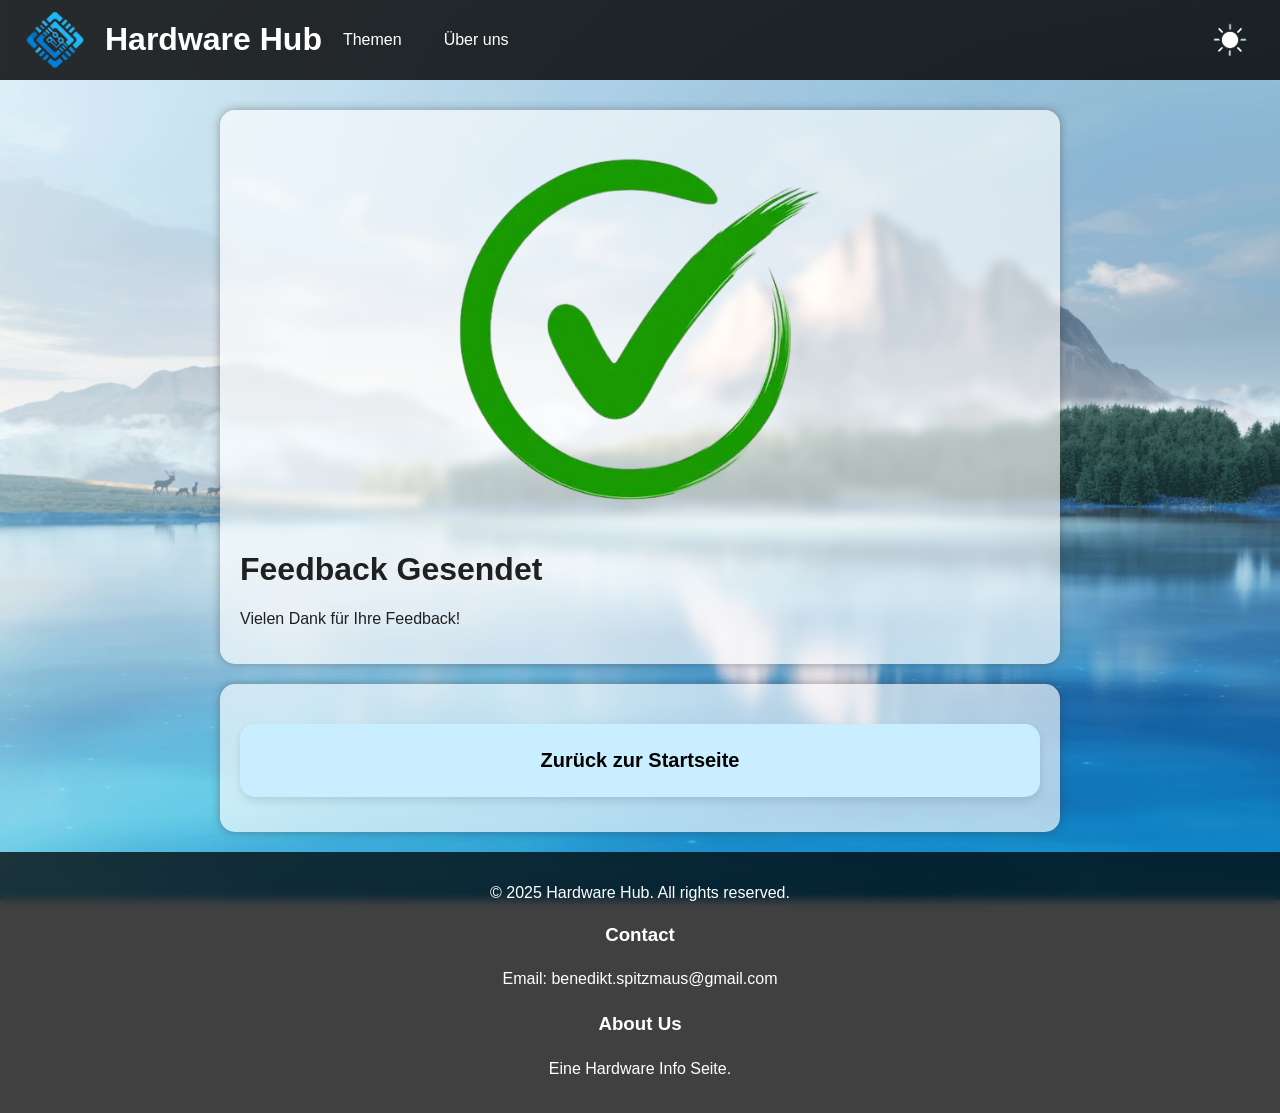
<file: Nachricht gesendet.html>
<html lang="de">
<head>
    <meta charset="UTF-8">
    <meta name="viewport" content="width=device-width, initial-scale=1.0">
    <title>RAM-Speicher verstehen: D-RAM, S-RAM, M-RAM und R-RAM detailliert erklärt</title>
    <meta name="description" content="Tauche tief ein in die Welt der RAM-Speicher! Erfahre alles über D-RAM, S-RAM, M-RAM und R-RAM, ihre Funktionsweisen, Vor- und Nachteile sowie Anwendungen in der modernen Technik.">
    <meta name="keywords" content="DRAM, SRAM, MRAM, RRAM, RAM, Arbeitsspeicher, Speichertechnologien, flüchtiger Speicher, nicht-flüchtiger Speicher, Computer Hardware, RAM Vergleich, Speicherzukunft, NVM, Non-Volatile Memory, Dynamic RAM, Static RAM, Magnetoresistive RAM, Resistive RAM">
    <link rel="stylesheet" href="style.css">
</head>
<body>
    
    <header>
        <!-- WICHTIG: relativer Pfad für Bild, wenn es im selben Projektordner liegt -->
        <a href="Index.html">
            <img id="logo" src="HWLogo.png" alt="Hardware Hub Logo">
        </a>
        
        <h1>Hardware Hub</h1>
        
         <div class="dropdown">
            <button class="dropbtn">Themen</button>
            <div class="dropdown-content">
                <a href="DRAM.html">DRAM</a>
                <a href="SRAM.html">SRAM</a>
                <a href="Vergleich-SD-Ram.html">Vergleich SD/RAM</a>
                <a href="MRAM.html">M-RAM</a>
                <a href="RRAM.html">R-RAM</a>
            </div>
        </div>
            
        <div class="dropdown">
            <button class="dropbtn">Über uns</button>
            <div class="dropdown-content">
                <a href="Info.html">Hardware Hub</a>
                <a href="Kontakt.html">Kontakt</a>
                <a href="Quellen.html">Quellen</a>
            </div>
        </div>
        
        <a  class="header-right">
            <img id="theme-toggle" src="theme-toggle.png" alt="theme-toggle">
        </a>
    </header>

    <main>
        <img id="grüner-hacken" src="grüner-hacken.png" alt="grüner hacken">
    
        <h1>
            Feedback Gesendet
        </h1>
        <p>Vielen Dank für Ihre Feedback!</p>
    </main>
    
    <main>
        <div class="hover-text">
        <a href="Index.html">
            <button class="large-round-hover-btn">
                <span>Zurück zur Startseite</span>
            </button>
        </a>
        </div>
    </main>

    
    <footer>
        <p>&copy; 2025 Hardware Hub. All rights reserved.</p>
        <section>
            <h3>Contact</h3>
            <p>Email: benedikt.spitzmaus@gmail.com</p>
        </section>
        <section>
            <h3>About Us</h3>
            <p>Eine Hardware Info Seite.</p>
        </section>
    </footer>

    <script src="script.js"></script>
</body>
</html>
</file>
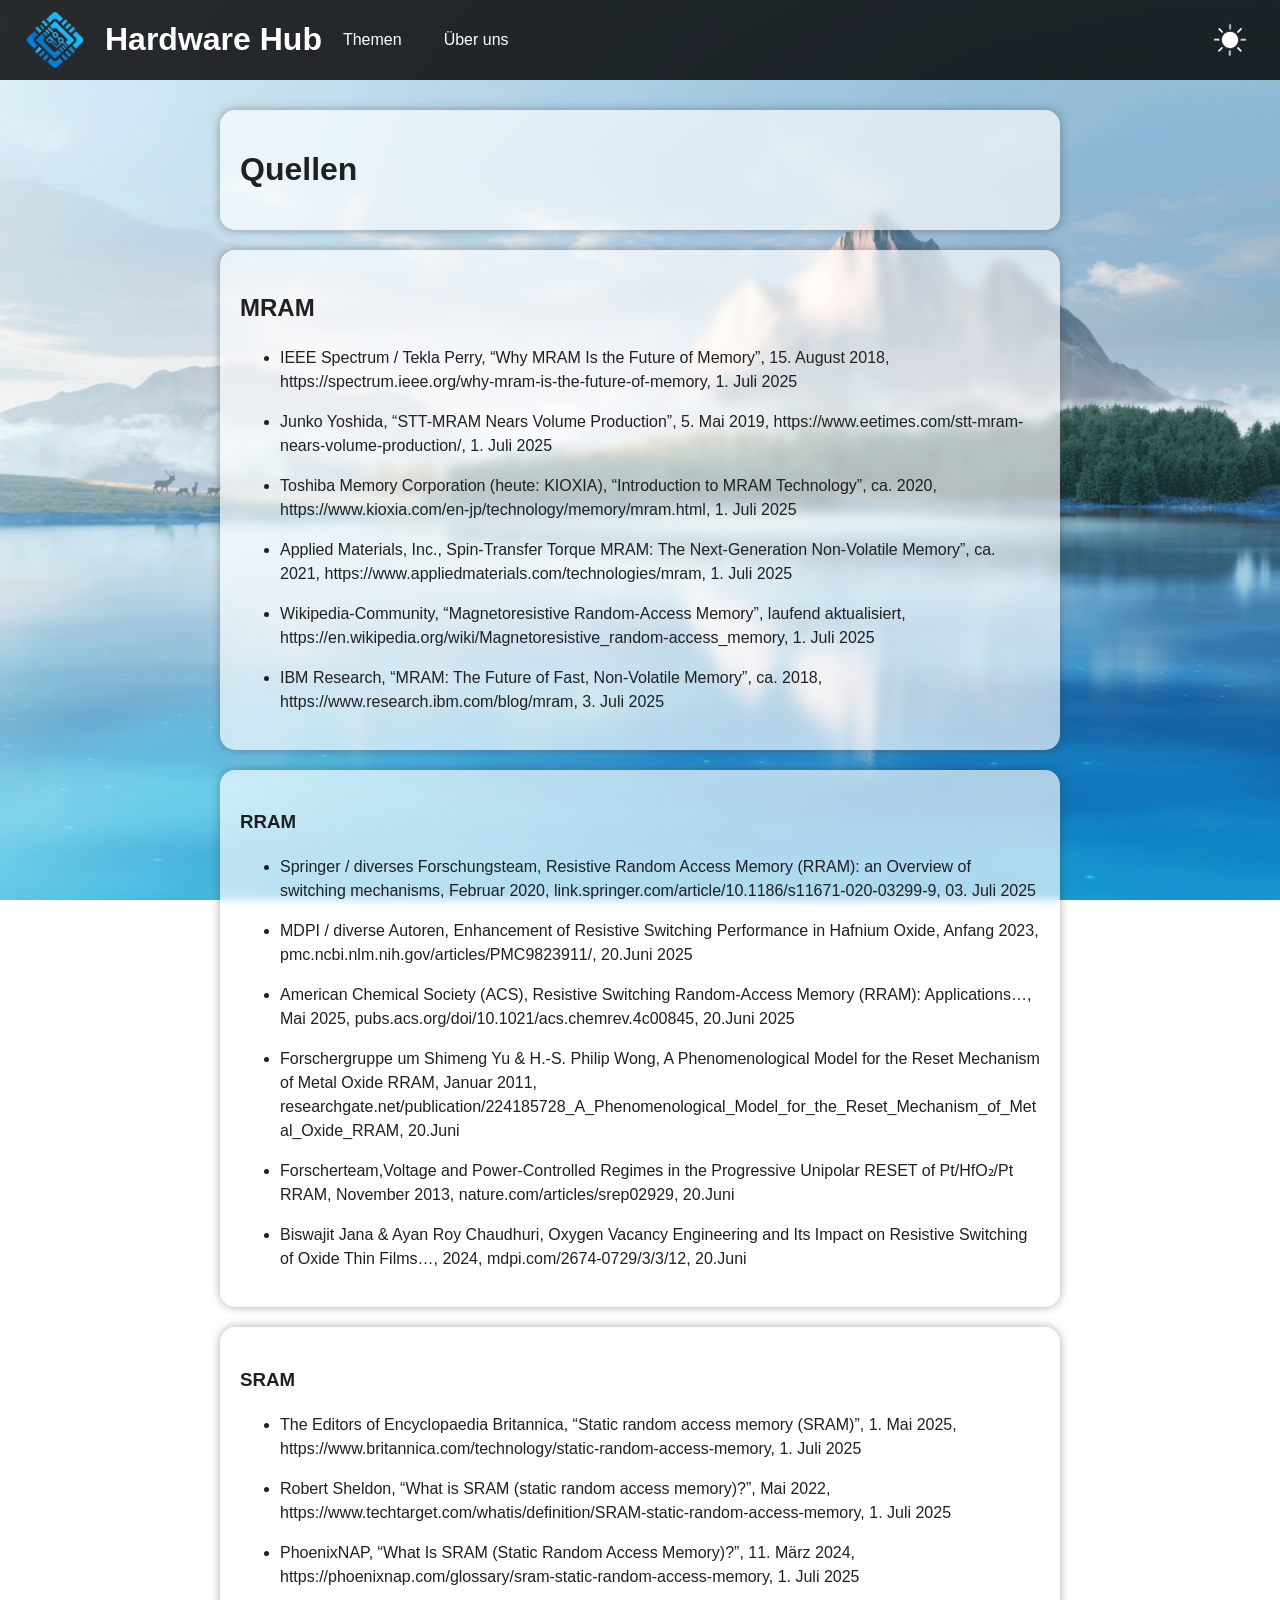
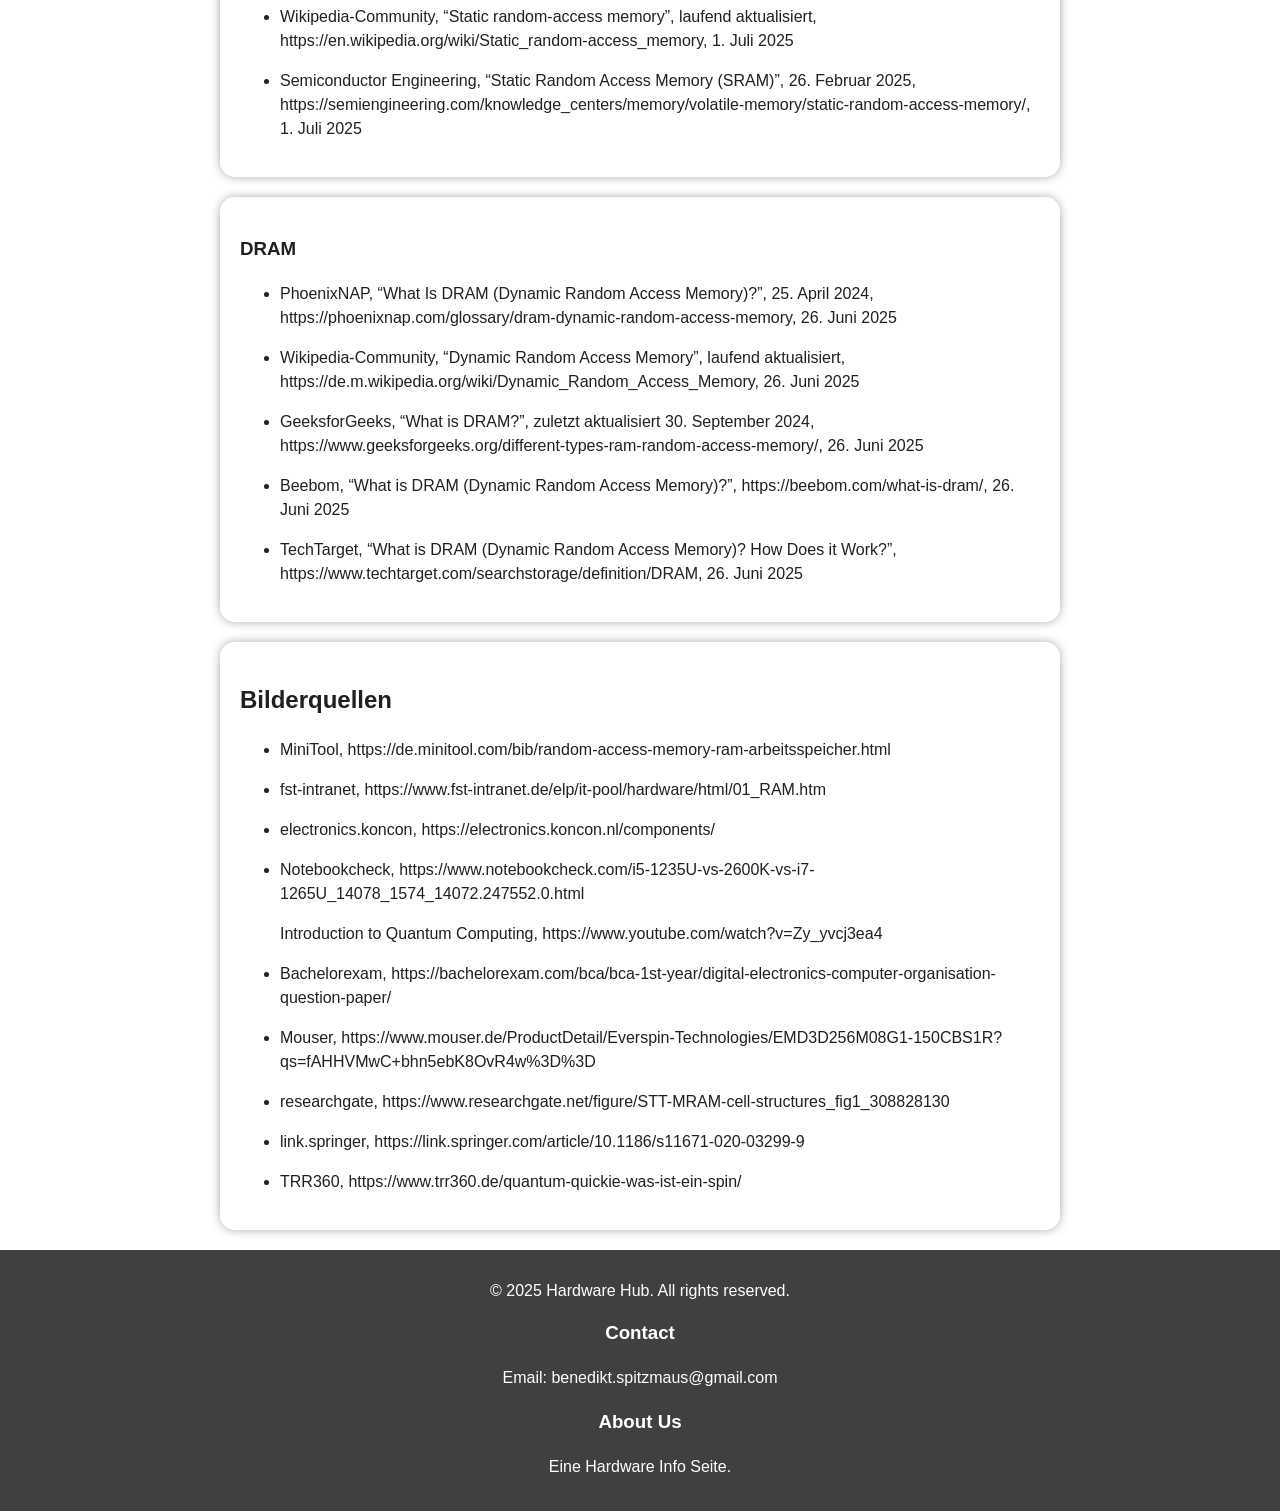
<file: Quellen.html>
<head>
    <meta charset="UTF-8">
    <meta name="viewport" content="width=device-width, initial-scale=1.0">
    <title>Hardware Infos</title>
    <link rel="stylesheet" href="style.css">
</head>
<body>
     
    <header>
        <!-- WICHTIG: relativer Pfad für Bild, wenn es im selben Projektordner liegt -->
        <a href="Index.html">
            <img id="logo" src="HWLogo.png" alt="Hardware Hub Logo">
        </a>
        
        <h1>Hardware Hub</h1>
        
        <div class="dropdown">
            <button class="dropbtn">Themen</button>
            <div class="dropdown-content">
                <a href="DRAM.html">DRAM</a>
                <a href="SRAM.html">SRAM</a>
                <a href="Vergleich-SD-Ram.html">Vergleich SD/RAM</a>
                <a href="MRAM.html">M-RAM</a>
                <a href="RRAM.html">R-RAM</a>
            </div>
        </div>
            
        <div class="dropdown">
            <button class="dropbtn">Über uns</button>
            <div class="dropdown-content">
                <a href="Info.html">Hardware Hub</a>
                <a href="Kontakt.html">Kontakt</a>
                <a href="Quellen.html">Quellen</a>
            </div>
        </div>
        
        <a  class="header-right">
            <img id="theme-toggle" src="theme-toggle.png" alt="theme-toggle">
        </a>
    </header>
    
    <main>
        <h1>Quellen</h1>
    </main>

    <main>
        <section>
            <h2>MRAM</h2>
                <ul>
                    <li>
                        <p>IEEE Spectrum / Tekla Perry, “Why MRAM Is the Future of Memory”, 15. August 2018, https://spectrum.ieee.org/why-mram-is-the-future-of-memory, 1. Juli 2025   </p>
                    </li>
                    <li>
                        <p>Junko Yoshida, “STT-MRAM Nears Volume Production”, 5. Mai 2019, https://www.eetimes.com/stt-mram-nears-volume-production/, 1. Juli 2025</p>
                    </li>
                    <li>
                        <p>Toshiba Memory Corporation (heute: KIOXIA), “Introduction to MRAM Technology”, ca. 2020, https://www.kioxia.com/en-jp/technology/memory/mram.html, 1. Juli 2025</p>
                    </li>
                    <li>
                        <p>Applied Materials, Inc., Spin-Transfer Torque MRAM: The Next-Generation Non-Volatile Memory”, ca. 2021, https://www.appliedmaterials.com/technologies/mram, 1. Juli 2025</p>
                    </li>
                    <li>
                        <p>Wikipedia-Community, “Magnetoresistive Random-Access Memory”, laufend aktualisiert, https://en.wikipedia.org/wiki/Magnetoresistive_random-access_memory, 1. Juli 2025</p>
                    </li>
                    <li>
                        <p>IBM Research, “MRAM: The Future of Fast, Non-Volatile Memory”, ca. 2018, https://www.research.ibm.com/blog/mram, 3. Juli 2025</p>
                    </li>
            
                </ul>
            </section>
    </main>

    <main>
        <section>
            <h3>RRAM</h3>
            <ul>
                <li>
                    <p>Springer / diverses Forschungsteam, Resistive Random Access Memory (RRAM): an Overview of switching mechanisms, Februar 2020, link.springer.com/article/10.1186/s11671-020-03299-9, 03. Juli 2025</p>
                </li>
                <li>
                    <p>MDPI / diverse Autoren, Enhancement of Resistive Switching Performance in Hafnium Oxide, Anfang 2023, pmc.ncbi.nlm.nih.gov/articles/PMC9823911/, 20.Juni 2025  </p>
                </li>
                <li>
                    <p>American Chemical Society (ACS), Resistive Switching Random-Access Memory (RRAM): Applications…, Mai 2025, pubs.acs.org/doi/10.1021/acs.chemrev.4c00845, 20.Juni 2025</p>
                </li>
                <li>
                    <p>Forschergruppe um Shimeng Yu & H.-S. Philip Wong, A Phenomenological Model for the Reset Mechanism of Metal Oxide RRAM, Januar 2011, researchgate.net/publication/224185728_A_Phenomenological_Model_for_the_Reset_Mechanism_of_Metal_Oxide_RRAM, 20.Juni </p>
                </li>
                <li>
                    <p>Forscherteam,Voltage and Power-Controlled Regimes in the Progressive Unipolar RESET of Pt/HfO₂/Pt RRAM, November 2013, nature.com/articles/srep02929, 20.Juni </p>
                </li>
                <li>
                    <p>Biswajit Jana & Ayan Roy Chaudhuri, Oxygen Vacancy Engineering and Its Impact on Resistive Switching of Oxide Thin Films…, 2024, mdpi.com/2674-0729/3/3/12, 20.Juni</p>
                </li>

            </ul>
        </section>
    </main>

    <main>
        <section>
            <h3>SRAM</h3>
            <ul>
                <li>
                    <p>The Editors of Encyclopaedia Britannica, “Static random access memory (SRAM)”, 1. Mai 2025, https://www.britannica.com/technology/static-random-access-memory, 1. Juli 2025</p>
                </li>
                <li>
                    <p>Robert Sheldon, “What is SRAM (static random access memory)?”, Mai 2022, https://www.techtarget.com/whatis/definition/SRAM-static-random-access-memory, 1. Juli 2025</p>
                </li>
                <li>
                    <p>PhoenixNAP, “What Is SRAM (Static Random Access Memory)?”, 11. März 2024, https://phoenixnap.com/glossary/sram-static-random-access-memory, 1. Juli 2025</p>
                </li>
                <li>
                    <p>Wikipedia-Community, “Static random-access memory”, laufend aktualisiert, https://en.wikipedia.org/wiki/Static_random-access_memory, 1. Juli 2025</p>
                </li>
                <li>
                    <p>Semiconductor Engineering, “Static Random Access Memory (SRAM)”, 26. Februar 2025, https://semiengineering.com/knowledge_centers/memory/volatile-memory/static-random-access-memory/, 1. Juli 2025</p>
                </li>
            </ul>
        </section>
    </main>

    <main>
        <section>
        <h3>DRAM</h3>
            <ul>
                <li>
                    <p>PhoenixNAP, “What Is DRAM (Dynamic Random Access Memory)?”, 25. April 2024, https://phoenixnap.com/glossary/dram-dynamic-random-access-memory, 26. Juni 2025</p>
                </li>
                <li>
                    <p>Wikipedia-Community, “Dynamic Random Access Memory”, laufend aktualisiert, https://de.m.wikipedia.org/wiki/Dynamic_Random_Access_Memory, 26. Juni 2025</p>
                </li>
                <li>
                    <p>GeeksforGeeks, “What is DRAM?”, zuletzt aktualisiert 30. September 2024, https://www.geeksforgeeks.org/different-types-ram-random-access-memory/, 26. Juni 2025</p>
                </li>
                <li>
                    <p>Beebom, “What is DRAM (Dynamic Random Access Memory)?”, https://beebom.com/what-is-dram/, 26. Juni 2025</p>
                </li>
               <li>
                    <p>TechTarget, “What is DRAM (Dynamic Random Access Memory)? How Does it Work?”,  https://www.techtarget.com/searchstorage/definition/DRAM, 26. Juni 2025</p>
                </li>
                
            </ul>
        </section>
    </main>

    <main>
        <section>
            <h2>Bilderquellen</h2>
            <ul>
                <li>
                    <p>MiniTool, https://de.minitool.com/bib/random-access-memory-ram-arbeitsspeicher.html</p>   
                </li>
                <li>
                    <p>fst-intranet, https://www.fst-intranet.de/elp/it-pool/hardware/html/01_RAM.htm </p>
                </li>
                <li>
                    <p>electronics.koncon, https://electronics.koncon.nl/components/</p>
                </li>
                <li>
                    <p>Notebookcheck, https://www.notebookcheck.com/i5-1235U-vs-2600K-vs-i7-1265U_14078_1574_14072.247552.0.html </p>
                </li>
                    <p>Introduction to Quantum Computing, https://www.youtube.com/watch?v=Zy_yvcj3ea4 </p>
                </li>
                <li>
                    <p>Bachelorexam, https://bachelorexam.com/bca/bca-1st-year/digital-electronics-computer-organisation-question-paper/  </p>
                </li>
                <li>
                    <p>Mouser, https://www.mouser.de/ProductDetail/Everspin-Technologies/EMD3D256M08G1-150CBS1R?qs=fAHHVMwC+bhn5ebK8OvR4w%3D%3D </p>
                </li>
                <li>
                    <p>researchgate, https://www.researchgate.net/figure/STT-MRAM-cell-structures_fig1_308828130 </p>
                </li>
                <li>
                    <p>link.springer, https://link.springer.com/article/10.1186/s11671-020-03299-9</li>
                </li>
                <li>
                    <p>TRR360, https://www.trr360.de/quantum-quickie-was-ist-ein-spin/</p>
                </li>
            </ul>
        </section>
    </main>
    
    <footer>
        <p>&copy; 2025 Hardware Hub. All rights reserved.</p>
        <section>
            <h3>Contact</h3>
            <p>Email: benedikt.spitzmaus@gmail.com</p>
        </section>
        <section>
            <h3>About Us</h3>
            <p>Eine Hardware Info Seite.</p>
        </section>
    </footer>

    <script src="script.js"></script>

    <script> //java script KI generiert
        
        // Funktion zur automatischen Höhenanpassung der Textarea
        function autoResize(textarea) {
            // Setze die Höhe auf 'auto', damit die scrollHeight korrekt berechnet werden kann,
            // auch wenn Text gelöscht wird und die Box kleiner werden soll.
            textarea.style.height = 'auto';
            // Setze die Höhe auf die scrollHeight.
            // scrollHeight ist die gesamte Höhe des Inhalts, auch des nicht sichtbaren Teils.
            textarea.style.height = textarea.scrollHeight + 'px';
        }

        // Optional: Rufe die Funktion einmal beim Laden auf, falls bereits Text vorhanden ist
        // (z.B. wenn das Feld serverseitig mit Inhalt gefüllt wird).
        // document.addEventListener('DOMContentLoaded', () => {
        //     const textarea = document.getElementById('dynamischeTextarea');
        //     if (textarea) {
        //         autoResize(textarea);
        //     }
        // });
    </script>
</body>
</html>
</file>
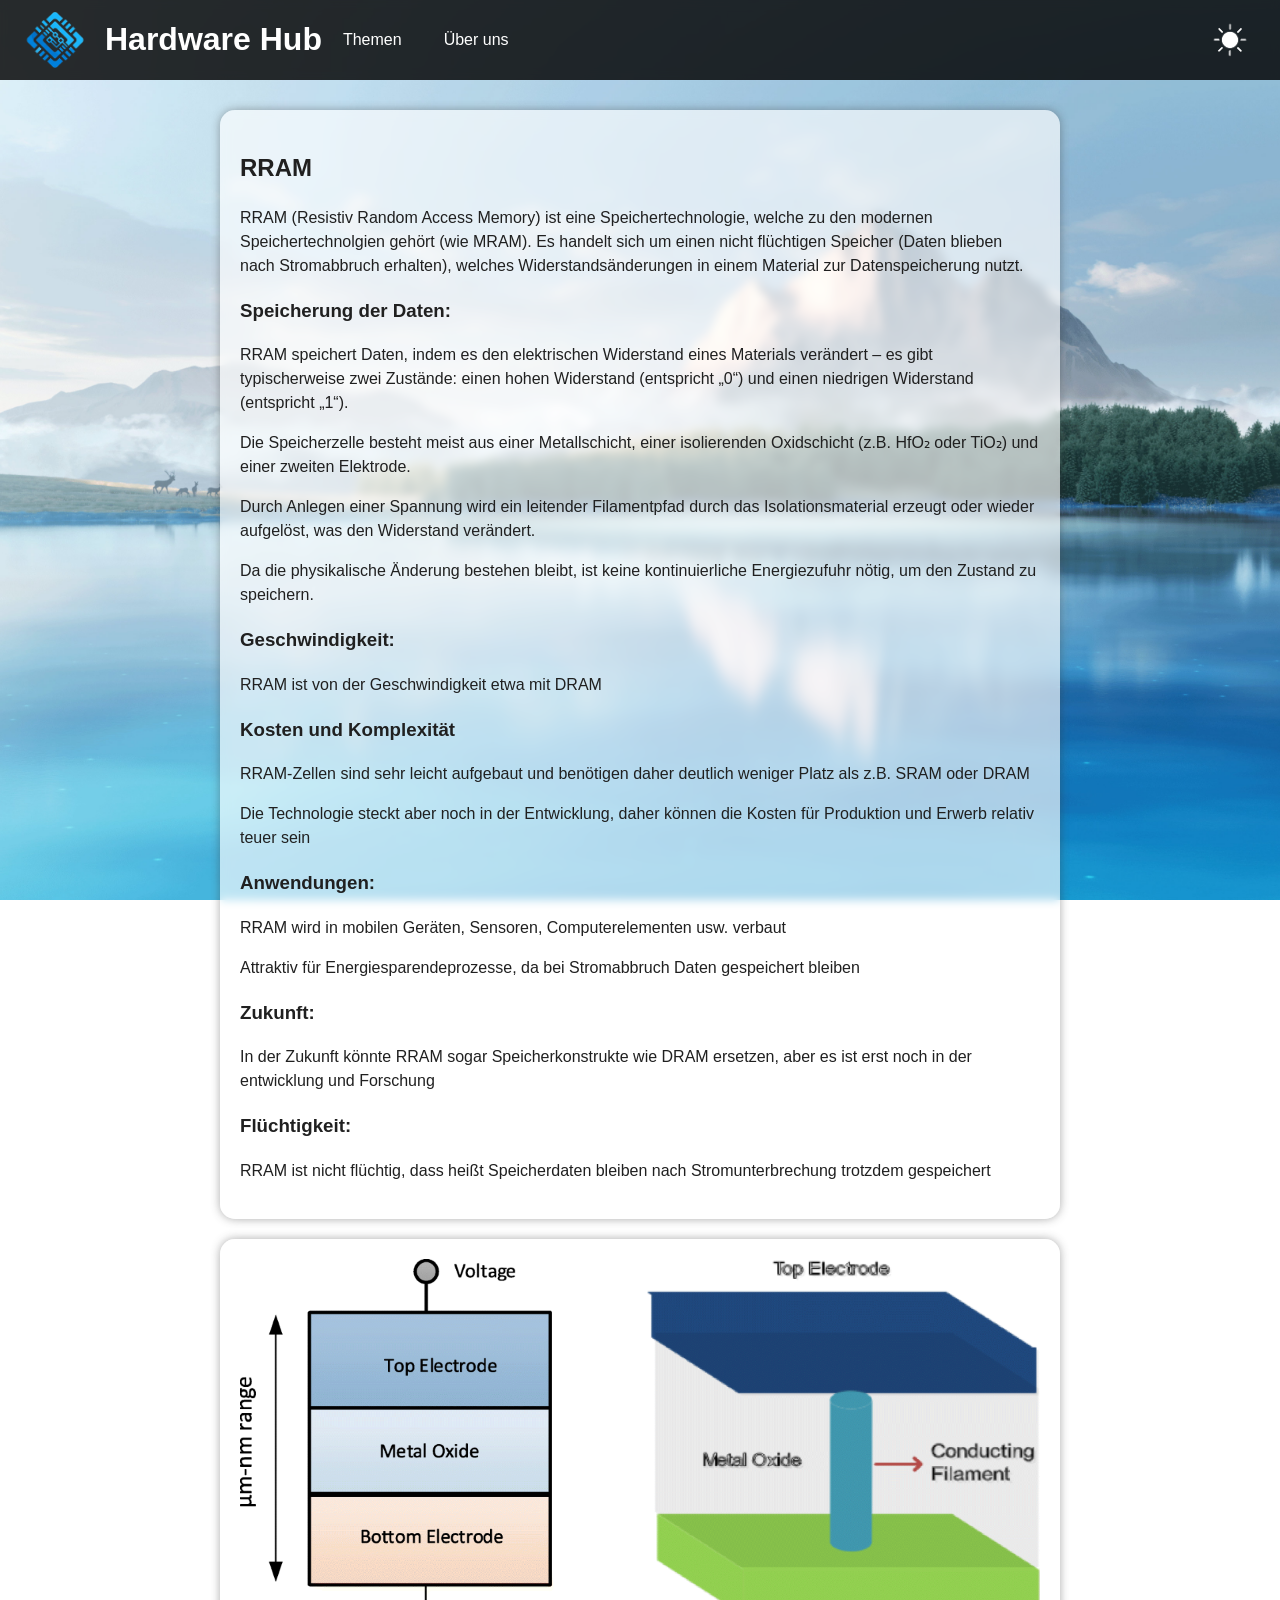
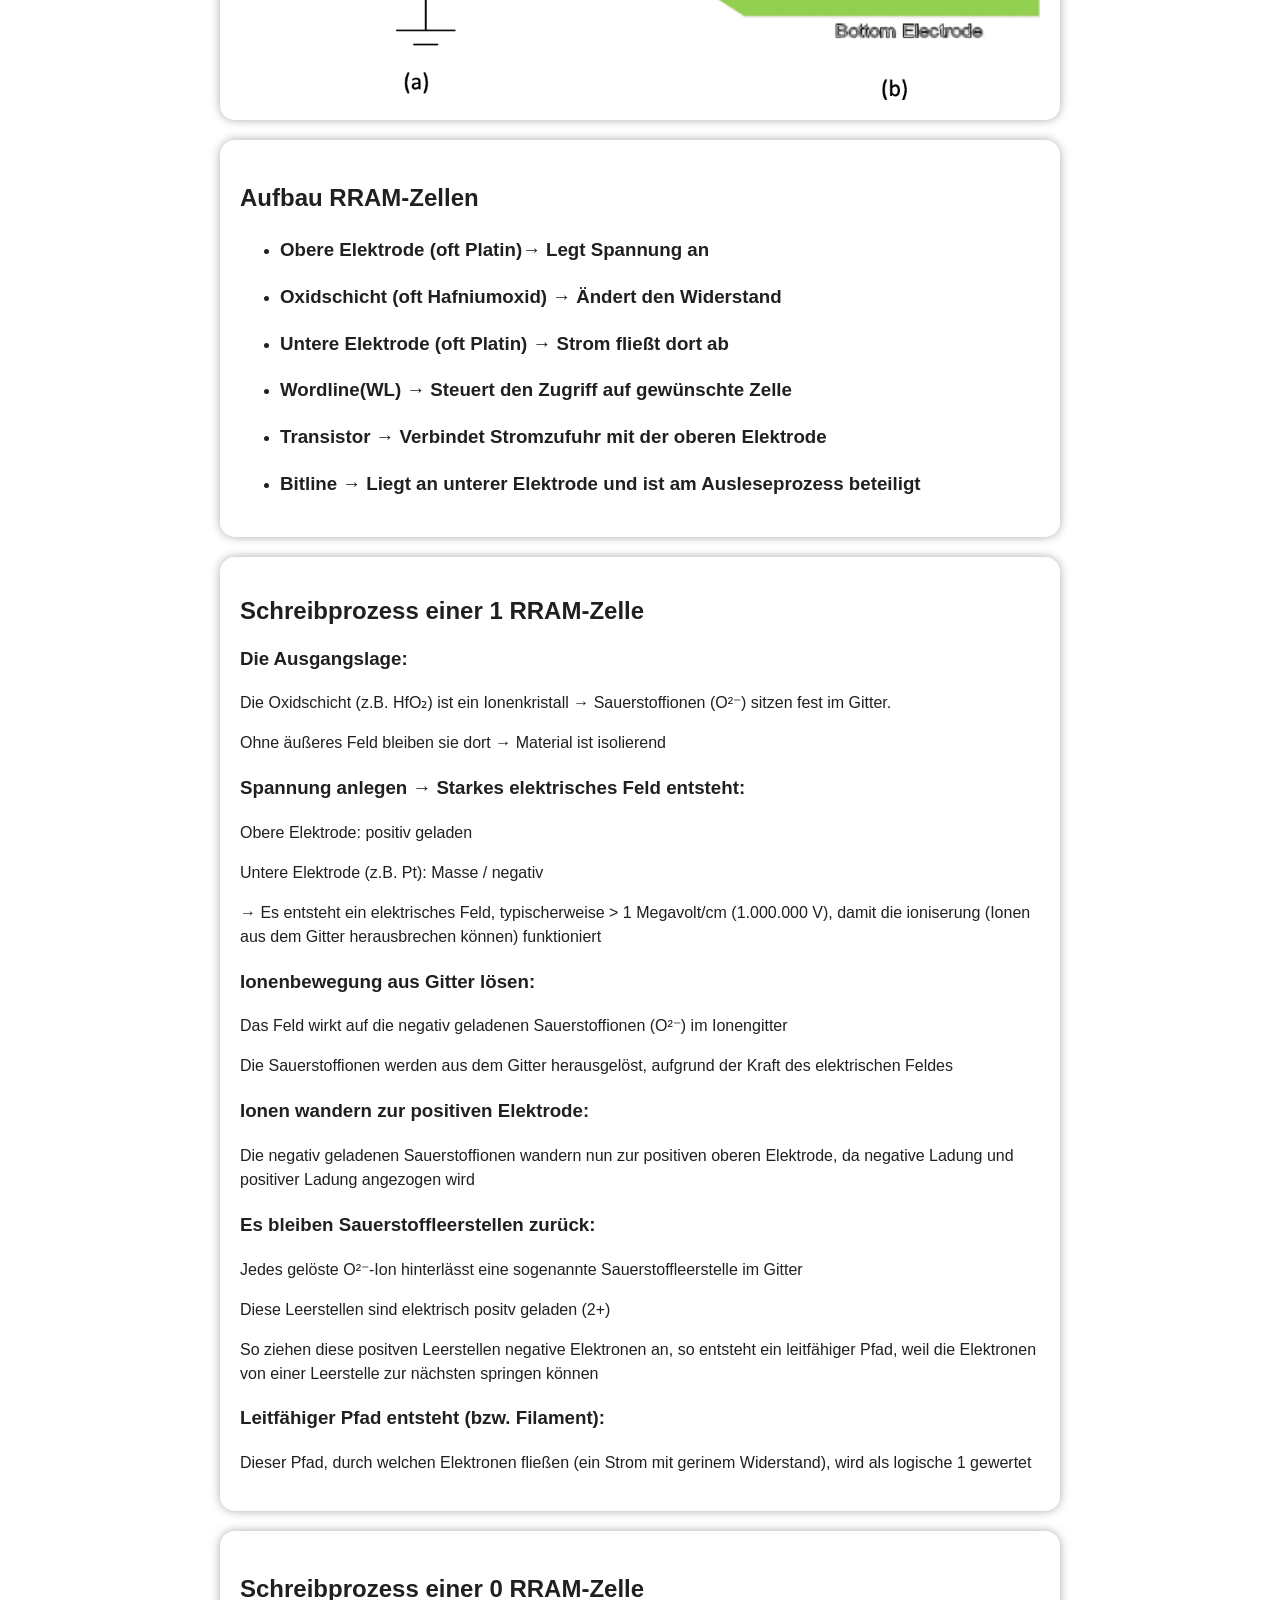
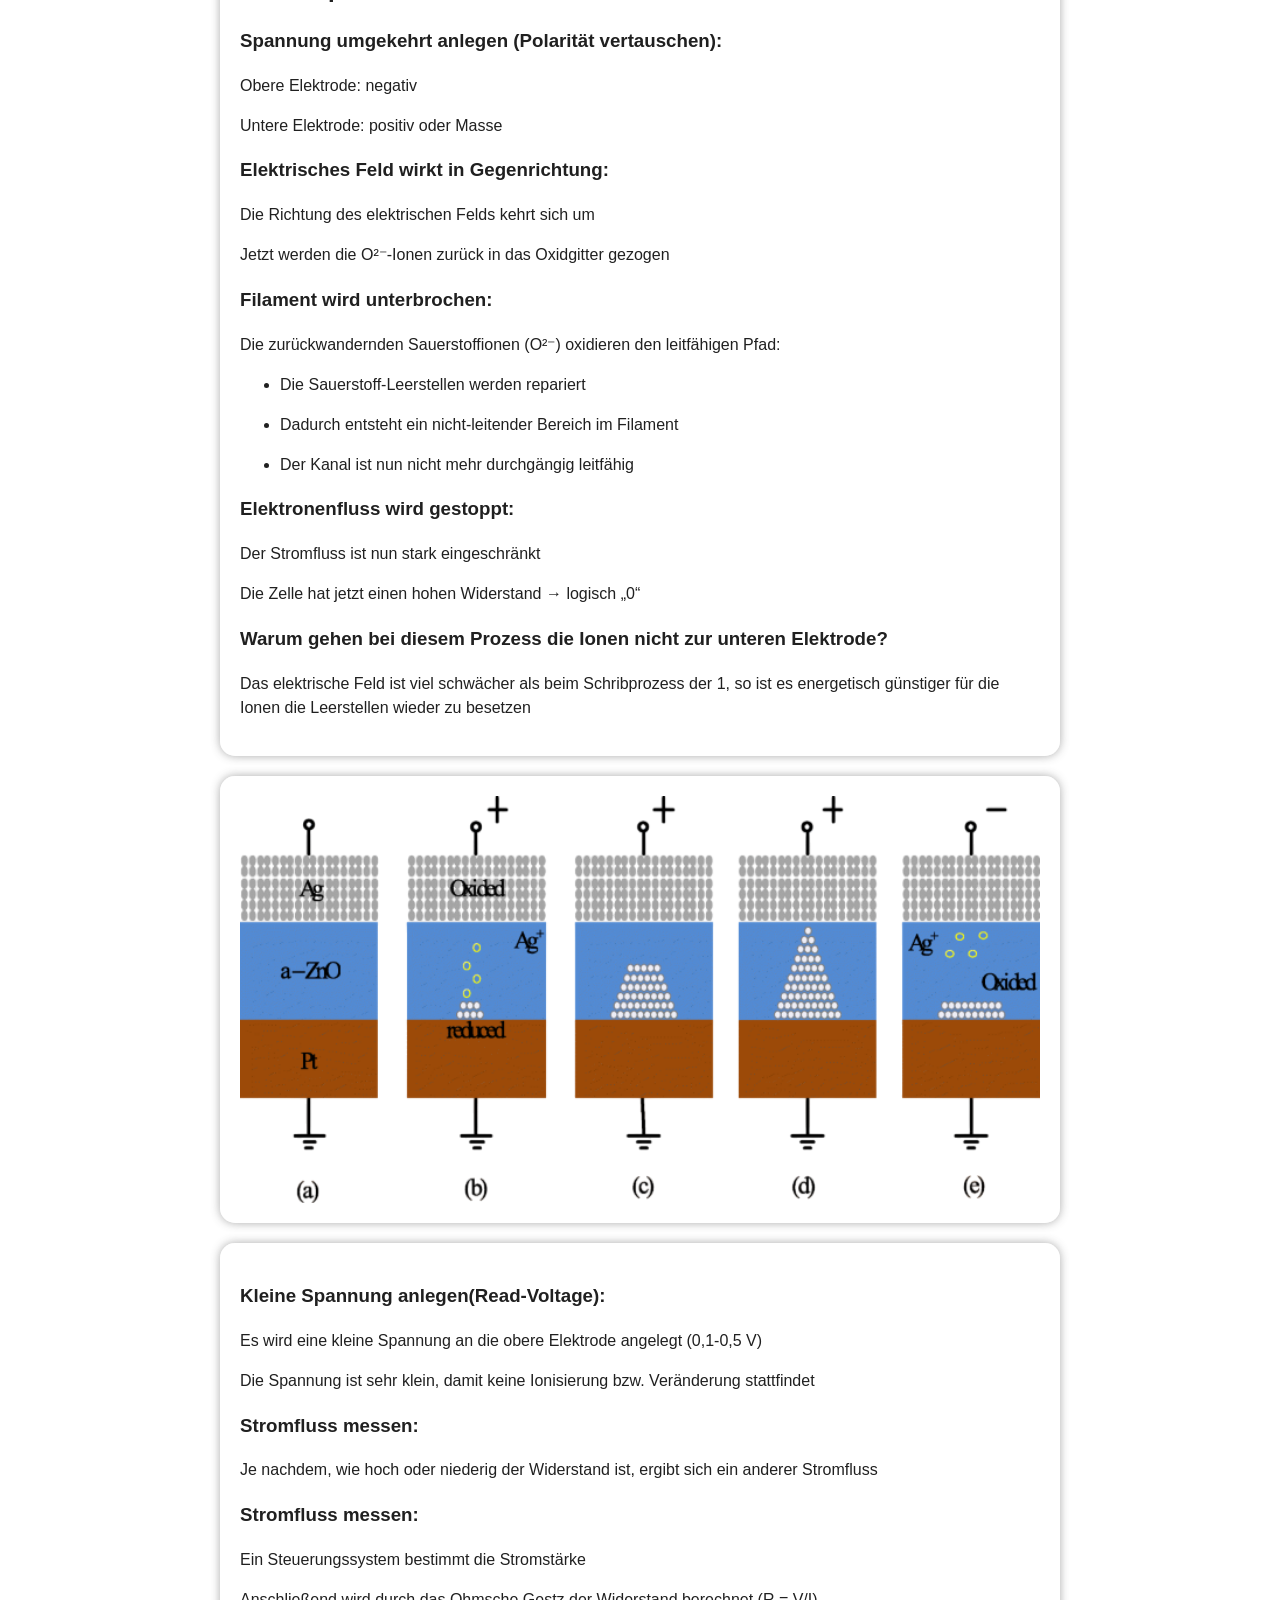
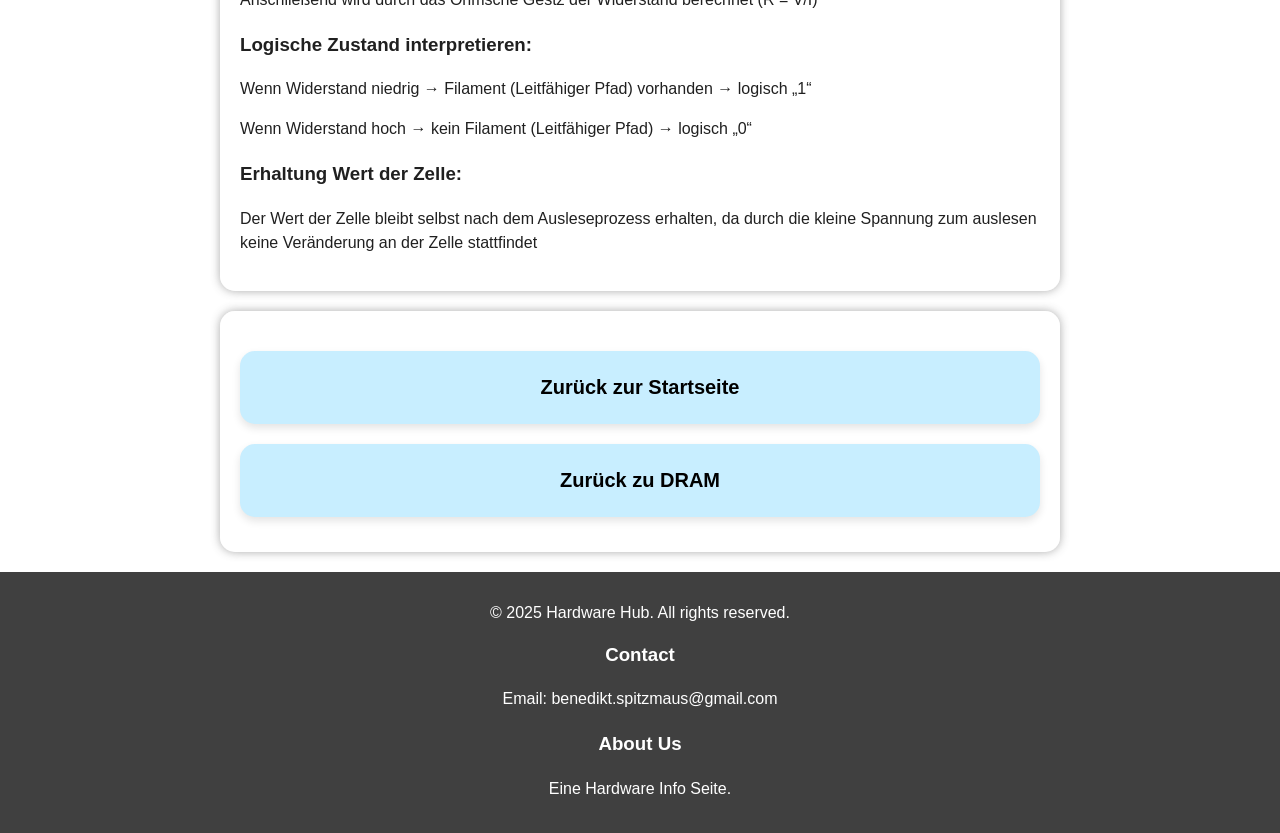
<file: RRAM.html>
<head>
    <meta charset="UTF-8">
    <meta name="viewport" content="width=device-width, initial-scale=1.0">
    <title>RAM-Speicher verstehen: D-RAM, S-RAM, M-RAM und R-RAM detailliert erklärt</title>
    <meta name="description" content="Tauche tief ein in die Welt der RAM-Speicher! Erfahre alles über D-RAM, S-RAM, M-RAM und R-RAM, ihre Funktionsweisen, Vor- und Nachteile sowie Anwendungen in der modernen Technik.">
    <meta name="keywords" content="DRAM, SRAM, MRAM, RRAM, RAM, Arbeitsspeicher, Speichertechnologien, flüchtiger Speicher, nicht-flüchtiger Speicher, Computer Hardware, RAM Vergleich, Speicherzukunft, NVM, Non-Volatile Memory, Dynamic RAM, Static RAM, Magnetoresistive RAM, Resistive RAM">
    <link rel="stylesheet" href="style.css">
</head>
<body>
     
    <header>
        <!-- WICHTIG: relativer Pfad für Bild, wenn es im selben Projektordner liegt -->
        <a href="Index.html">
            <img id="logo" src="HWLogo.png" alt="Hardware Hub Logo">
        </a>
        
        <h1>Hardware Hub</h1>
        
         <div class="dropdown">
            <button class="dropbtn">Themen</button>
            <div class="dropdown-content">
                <a href="DRAM.html">DRAM</a>
                <a href="SRAM.html">SRAM</a>
                <a href="Vergleich-SD-Ram.html">Vergleich SD/RAM</a>
                <a href="MRAM.html">M-RAM</a>
                <a href="RRAM.html">R-RAM</a>
            </div>
        </div>
            
        <div class="dropdown">
            <button class="dropbtn">Über uns</button>
            <div class="dropdown-content">
                <a href="Info.html">Hardware Hub</a>
                <a href="Kontakt.html">Kontakt</a>
                <a href="Quellen.html">Quellen</a>
            </div>
        </div>
        
        <a  class="header-right">
            <img id="theme-toggle" src="theme-toggle.png" alt="theme-toggle">
        </a>
    </header>

    <main>
    <section>
    <h2>RRAM</h2>
    
            <p>RRAM (Resistiv Random Access Memory) ist eine Speichertechnologie, welche zu den modernen Speichertechnolgien gehört (wie MRAM). Es handelt sich um einen nicht flüchtigen Speicher (Daten blieben nach Stromabbruch erhalten), welches Widerstandsänderungen in einem Material zur Datenspeicherung nutzt. </p>
        
        <h3>Speicherung der Daten:</h3>
            <p>RRAM speichert Daten, indem es den elektrischen Widerstand eines Materials verändert – es gibt typischerweise zwei Zustände: einen hohen Widerstand (entspricht „0“) und einen niedrigen Widerstand (entspricht „1“).</p>
            <p>Die Speicherzelle besteht meist aus einer Metallschicht, einer isolierenden Oxidschicht (z.B. HfO₂ oder TiO₂) und einer zweiten Elektrode.</p>
            <p>Durch Anlegen einer Spannung wird ein leitender Filamentpfad durch das Isolationsmaterial erzeugt oder wieder aufgelöst, was den Widerstand verändert.</p>
            <p>Da die physikalische Änderung bestehen bleibt, ist keine kontinuierliche Energiezufuhr nötig, um den Zustand zu speichern.</p>
        
        <h3>Geschwindigkeit:</h3>
            <p>RRAM ist von der Geschwindigkeit etwa mit DRAM</p>

        <h3>Kosten und Komplexität</h3>
            <p>RRAM-Zellen sind sehr leicht aufgebaut und benötigen daher deutlich weniger Platz als z.B. SRAM oder DRAM</p>
            <p>Die Technologie steckt aber noch in der Entwicklung, daher können die Kosten für Produktion und Erwerb relativ teuer sein</p>    
        
        <h3>Anwendungen:</h3>
            <p>RRAM wird in mobilen Geräten, Sensoren, Computerelementen usw. verbaut</p>
            <p>Attraktiv für Energiesparendeprozesse, da bei Stromabbruch Daten gespeichert bleiben</p>
        
            <h3>Zukunft:</h3>
            <p>In der Zukunft könnte RRAM sogar Speicherkonstrukte wie DRAM ersetzen, aber es ist erst noch in der entwicklung und Forschung</p>
        
        <h3>Flüchtigkeit:</h3>
            <p>RRAM ist nicht flüchtig, dass heißt Speicherdaten bleiben nach Stromunterbrechung trotzdem gespeichert </p>
            
    </section>
    </main>
    
    <main>
            <img id="content-media" src="RRAM -Aufbau.png" alt="Schaltplan RRAM">
    </main>

    <main>
    <section>
        <h2>Aufbau RRAM-Zellen</h2>
            <ul>
                <li>
                    <h3>Obere Elektrode (oft Platin)→ Legt Spannung an</h3>
                </li>
                <li>
                    <h3>Oxidschicht (oft Hafniumoxid) → Ändert den Widerstand</h3>
                </li>
                <li>
                    <h3>Untere Elektrode (oft Platin) → Strom fließt dort ab</h3>
                </li>
                <li>
                    <h3>Wordline(WL) → Steuert den Zugriff auf gewünschte Zelle </h3>
                </li>
                <li>
                    <h3>Transistor → Verbindet Stromzufuhr mit der oberen Elektrode</h3>
                </li>
                <li>
                    <h3>Bitline → Liegt an unterer Elektrode und ist am Ausleseprozess beteiligt</h3>
                </li>
            </ul>
    </section>    
    </main>
    <main>
        <h2>Schreibprozess einer 1 RRAM-Zelle</h2> 
        
        <section>
            <h3>Die Ausgangslage:</h3>
                <p>Die Oxidschicht (z.B. HfO₂) ist ein Ionenkristall → Sauerstoffionen (O²⁻) sitzen fest im Gitter.</p>
                 <p>Ohne äußeres Feld bleiben sie dort → Material ist isolierend </p>
        </section>
        
        <section>
            <h3>Spannung anlegen → Starkes elektrisches Feld entsteht:</h3>
                <p>Obere Elektrode: positiv geladen</p>
                <p>Untere Elektrode (z.B. Pt): Masse / negativ</p>
                <p>→ Es entsteht ein elektrisches Feld, typischerweise > 1 Megavolt/cm (1.000.000 V), damit die ioniserung (Ionen aus dem Gitter herausbrechen können) funktioniert</p>
        </section>
        
        <section>
            <h3>Ionenbewegung aus Gitter lösen:</h3>
                <p>Das Feld wirkt auf die negativ geladenen Sauerstoffionen (O²⁻) im Ionengitter</p>
                <p>Die Sauerstoffionen werden aus dem Gitter herausgelöst, aufgrund der Kraft des elektrischen Feldes</p>
        </section>
        
        <section>
            <h3>Ionen wandern zur positiven Elektrode:</h3>
                <p>Die negativ geladenen Sauerstoffionen wandern nun zur positiven oberen Elektrode, da negative Ladung und positiver Ladung angezogen wird</p>
        </section>
        
        <section>
            <h3>Es bleiben Sauerstoffleerstellen zurück:</h3>
                <p>Jedes gelöste O²⁻-Ion hinterlässt eine sogenannte Sauerstoffleerstelle im Gitter</p>
                <p>Diese Leerstellen sind elektrisch positv geladen (2+)</p>
                <p>So ziehen diese positven Leerstellen negative Elektronen an, so entsteht ein leitfähiger Pfad, weil die Elektronen von einer Leerstelle zur nächsten springen können</p>
        </section>
        
        <section>
            <h3>Leitfähiger Pfad entsteht (bzw. Filament):</h3>
                <p>Dieser Pfad, durch welchen Elektronen fließen (ein Strom mit gerinem Widerstand), wird als logische 1 gewertet</p>
        </section>
    </section>
    </main>
    <main>
    <section>
        <h2>Schreibprozess einer 0 RRAM-Zelle</h2>

            
        <section>
            <h3>Spannung umgekehrt anlegen (Polarität vertauschen):</h3>
                <p>Obere Elektrode: negativ</p>
                <p>Untere Elektrode: positiv oder Masse</p>
        </section>
        
        <section>
            <h3>Elektrisches Feld wirkt in Gegenrichtung:</h3>
                <p>Die Richtung des elektrischen Felds kehrt sich um</p>
                <p>Jetzt werden die O²⁻-Ionen zurück in das Oxidgitter gezogen</p>
        </section>
        
        <section>
            <h3>Filament wird unterbrochen:</h3>
                <p>Die zurückwandernden Sauerstoffionen (O²⁻) oxidieren den leitfähigen Pfad:</p>
                <ul>
                    <li>
                        <p>Die Sauerstoff-Leerstellen werden repariert</p>
                    </li>
                    <li>
                        <p>Dadurch entsteht ein nicht-leitender Bereich im Filament</p>
                    </li>
                    <li>
                        <p>Der Kanal ist nun nicht mehr durchgängig leitfähig</p>
                    </li>
                </ul>
        </section>
        
        <section>

            <h3>Elektronenfluss wird gestoppt:</h3>
                <p>Der Stromfluss ist nun stark eingeschränkt</p>
                <p>Die Zelle hat jetzt einen hohen Widerstand → logisch „0“</p>
        </section>
        <section>
            <h3>Warum gehen bei diesem Prozess die Ionen nicht zur unteren Elektrode?</h3>
                <p>Das elektrische Feld ist viel schwächer als beim Schribprozess der 1, so ist es energetisch günstiger für die Ionen die Leerstellen wieder zu besetzen</p>
        </section>
    
     </section>
    </main>
    <main>
        <img id="content-media" src="RRAM-Veranschaulichung1.png" alt="RRAM Ablauf" >
    </main>
    <main>
    <section>
        <h3>Kleine Spannung anlegen(Read-Voltage):</h3>
            <p>Es wird eine kleine Spannung an die obere Elektrode angelegt (0,1-0,5 V) </p>
            <p>Die Spannung ist sehr klein, damit keine Ionisierung bzw. Veränderung stattfindet</p>
            
        <h3>Stromfluss messen:</h3>
            <p>Je nachdem, wie hoch oder niederig der Widerstand ist, ergibt sich ein anderer Stromfluss</p>

        <h3>Stromfluss messen:</h3>
            <p>Ein Steuerungssystem bestimmt die Stromstärke</p>
            <p>Anschließend wird durch das Ohmsche Gestz der Widerstand berechnet (R = V/I) </p>

        <h3>Logische Zustand interpretieren:</h3>
            <p>Wenn Widerstand niedrig → Filament (Leitfähiger Pfad) vorhanden → logisch „1“</p>
            <p>Wenn Widerstand hoch → kein Filament (Leitfähiger Pfad) → logisch „0“</p>

        <h3>Erhaltung Wert der Zelle:</h3>
            <p>Der Wert der Zelle bleibt selbst nach dem Ausleseprozess erhalten, da durch die kleine Spannung zum auslesen keine Veränderung an der Zelle stattfindet</p>
    </section>
    </main>

    <main>
        <div class="hover-text">
        <a href="Index.html">
            <button class="large-round-hover-btn">
                <span>Zurück zur Startseite</span>    
            </button>
        </a>
        
        <a href="DRAM.html">
            <button class="large-round-hover-btn">
                <span>Zurück zu DRAM</span>    
            </button>
        </a>
        </div>     
    </main>
    
    <footer>
        <p>&copy; 2025 Hardware Hub. All rights reserved.</p>
        <section>
            <h3>Contact</h3>
            <p>Email: benedikt.spitzmaus@gmail.com</p>
        </section>
        <section>
            <h3>About Us</h3>
            <p>Eine Hardware Info Seite.</p>
        </section>
    </footer>

    <script src="script.js"></script>

    <script> //java script KI generiert
        
        // Funktion zur automatischen Höhenanpassung der Textarea
        function autoResize(textarea) {
            // Setze die Höhe auf 'auto', damit die scrollHeight korrekt berechnet werden kann,
            // auch wenn Text gelöscht wird und die Box kleiner werden soll.
            textarea.style.height = 'auto';
            // Setze die Höhe auf die scrollHeight.
            // scrollHeight ist die gesamte Höhe des Inhalts, auch des nicht sichtbaren Teils.
            textarea.style.height = textarea.scrollHeight + 'px';
        }

        // Optional: Rufe die Funktion einmal beim Laden auf, falls bereits Text vorhanden ist
        // (z.B. wenn das Feld serverseitig mit Inhalt gefüllt wird).
        // document.addEventListener('DOMContentLoaded', () => {
        //     const textarea = document.getElementById('dynamischeTextarea');
        //     if (textarea) {
        //         autoResize(textarea);
        //     }
        // });
    </script>
</body>
</html>
</file>
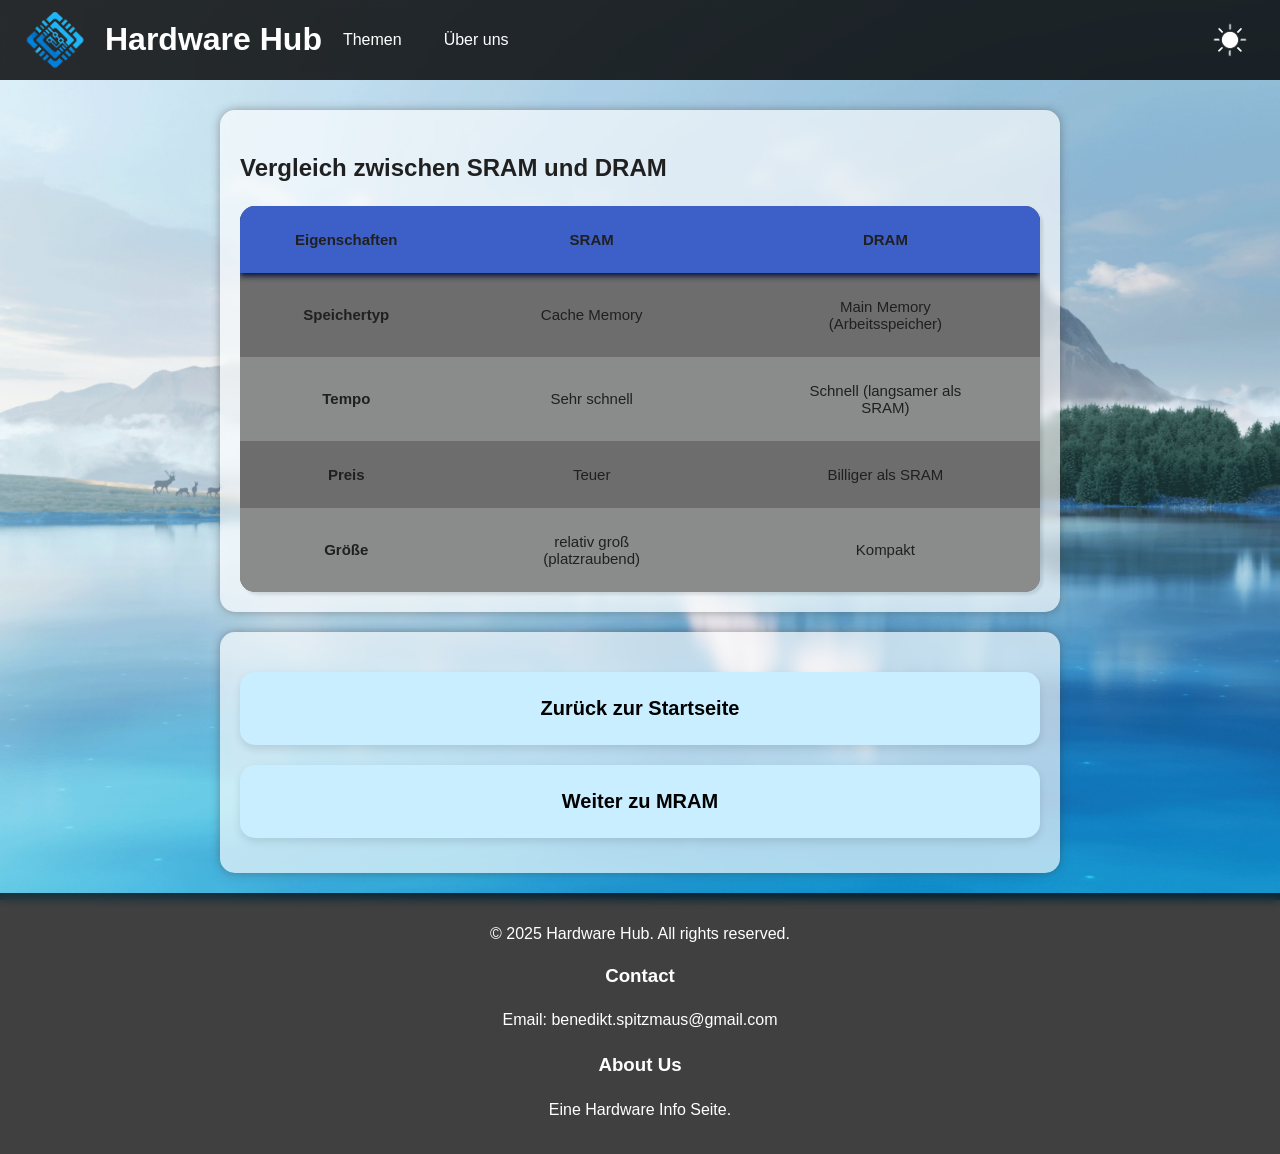
<file: Vergleich-SD-Ram.html>
<head>
    <meta charset="UTF-8">
    <meta name="viewport" content="width=device-width, initial-scale=1.0">
    <title>RAM-Speicher verstehen: D-RAM, S-RAM, M-RAM und R-RAM detailliert erklärt</title>
    <meta name="description" content="Tauche tief ein in die Welt der RAM-Speicher! Erfahre alles über D-RAM, S-RAM, M-RAM und R-RAM, ihre Funktionsweisen, Vor- und Nachteile sowie Anwendungen in der modernen Technik.">
    <meta name="keywords" content="DRAM, SRAM, MRAM, RRAM, RAM, Arbeitsspeicher, Speichertechnologien, flüchtiger Speicher, nicht-flüchtiger Speicher, Computer Hardware, RAM Vergleich, Speicherzukunft, NVM, Non-Volatile Memory, Dynamic RAM, Static RAM, Magnetoresistive RAM, Resistive RAM">
    <link rel="stylesheet" href="style.css">
</head>

<body>
    <header>
        <!-- WICHTIG: relativer Pfad für Bild, wenn es im selben Projektordner liegt -->
        <a href="Index.html">
            <img id="logo" src="HWLogo.png" alt="Hardware Hub Logo">
        </a>
        
        <h1>Hardware Hub</h1>
        
         <div class="dropdown">
            <button class="dropbtn">Themen</button>
            <div class="dropdown-content">
                <a href="DRAM.html">DRAM</a>
                <a href="SRAM.html">SRAM</a>
                <a href="Vergleich-SD-Ram.html">Vergleich SD/RAM</a>
                <a href="MRAM.html">M-RAM</a>
                <a href="RRAM.html">R-RAM</a>
            </div>
        </div>
            
        <div class="dropdown">
            <button class="dropbtn">Über uns</button>
            <div class="dropdown-content">
                <a href="Info.html">Hardware Hub</a>
                <a href="Kontakt.html">Kontakt</a>
                <a href="Quellen.html">Quellen</a>
            </div>
        </div>
        
        <a  class="header-right">
            <img id="theme-toggle" src="theme-toggle.png" alt="theme-toggle">
        </a>
    </header>

    <main>
        <section>
            <h2>Vergleich zwischen SRAM und DRAM</h2>
        </section>
        
    <table>
        <thead>
            <th><strong>Eigenschaften</strong></th>
            <th><strong>SRAM</strong></th>
            <th><strong>DRAM</strong></th>
    
        </thead>
        <tr>
            <td><strong>Speichertyp</strong></td>
            <td>Cache Memory</td>
            <td>Main Memory (Arbeitsspeicher)</td>
        </tr>
        <tr>
            <td><strong>Tempo</strong></td>
            <td>Sehr schnell</td>
            <td>Schnell (langsamer als SRAM)</td>
        </tr>
        <tr>
            <td><strong>Preis</strong></td>
            <td>Teuer</td>
            <td>Billiger als SRAM</td>
        </tr>
        <tr>
            <td><strong>Größe</strong></td>
            <td>relativ groß (platzraubend)</td>
            <td>Kompakt</td>
        </tr>
    </table>
    
    </main>

    <main>
        <div class="hover-text">
        <a href="Index.html">
            <button class="large-round-hover-btn">
                <span>Zurück zur Startseite</span>    
            </button>
        </a>
        
        <a href="MRAM.html">
            <button class="large-round-hover-btn">
                <span>Weiter zu MRAM</span>    
            </button>
        </a>
        </div>     
    </main>

    
    <footer>
        <p>&copy; 2025 Hardware Hub. All rights reserved.</p>
        <section>
            <h3>Contact</h3>
            <p>Email: benedikt.spitzmaus@gmail.com</p>
        </section>
        <section>
            <h3>About Us</h3>
            <p>Eine Hardware Info Seite.</p>
        </section>
    </footer>

    <script src="script.js"></script>

    <script> //java script KI generiert
        
        // Funktion zur automatischen Höhenanpassung der Textarea
        function autoResize(textarea) {
            // Setze die Höhe auf 'auto', damit die scrollHeight korrekt berechnet werden kann,
            // auch wenn Text gelöscht wird und die Box kleiner werden soll.
            textarea.style.height = 'auto';
            // Setze die Höhe auf die scrollHeight.
            // scrollHeight ist die gesamte Höhe des Inhalts, auch des nicht sichtbaren Teils.
            textarea.style.height = textarea.scrollHeight + 'px';
        }

        // Optional: Rufe die Funktion einmal beim Laden auf, falls bereits Text vorhanden ist
        // (z.B. wenn das Feld serverseitig mit Inhalt gefüllt wird).
        // document.addEventListener('DOMContentLoaded', () => {
        //     const textarea = document.getElementById('dynamischeTextarea');
        //     if (textarea) {
        //         autoResize(textarea);
        //     }
        // });
    </script>
</body>
</html>
</file>
<file: style.css>
body {
    font-family: Arial, sans-serif;
    margin: 0;
    padding: 0;
    /* Das vorherige Hintergrund-Gradient wird durch das Bild ersetzt oder ergänzt */
    background-image: url('berg-hell.jpg'); 
    background-size: cover; /* Stellt sicher, dass das Bild den gesamten Bereich abdeckt */
    background-position: center; /* Zentriert das Bild */
    background-repeat: no-repeat; /* Verhindert, dass das Bild gekachelt wird */
    background-attachment: fixed; /* Fixiert das Hintergrundbild beim Scrollen */
    color: #202020;
    padding-top: 90px;
}

body.dark-mode {
    /* Optional: Anderes Hintergrundbild für den Dark Mode */
    background-image: url('berg-dunkel.jpg');
    background-size: cover;
    background-position: center;
    background-repeat: no-repeat;
    background-attachment: fixed;
    color: white;
}

header {
    background: rgba(0, 0, 0, 0.822); /* Schwarz mit 80% Deckkraft (20% Transparenz) */
    backdrop-filter: blur(5px);
    color: #fff;
    padding: 0;
    display: flex;
    align-items: center;
    justify-content: flex-start; 
    position: fixed;
    top: 0;
    left: 0;
    width: 100%;
    z-index: 1;
}

section {
    line-height: 1.5;
}

#logo {
    width: 70px;
    height: auto;
    margin-left: 20px;
    margin-right: 15px;
    border-radius: 8px;
}
            
#theme-toggle {
    width: 60px;
    height: auto;
    display: block;
}
        
.header-right {
    margin-left: auto;
    display: flex;
    align-items: center;
    padding-right: 20px;
    cursor: pointer;
}

header h1 {
    margin-left: 0;
}
    
main {
    max-width: 800px;
    margin: 20px auto;
    padding: 20px;
    /* background-color: #ffffff; Ursprünglicher solider Hintergrund im Light Mode */
    background-color: rgba(255, 255, 255, 0.65); /* Leicht transparenter weißer Hintergrund für den Light Mode */
    backdrop-filter: blur(5px); /* Unschärfeeffekt für den Main-Bereich selbst (wirkt auf das Body-Hintergrundbild) */
    box-shadow: 0 0 10px rgba(61, 61, 61, 0.432);
    border-radius: 15px;
    transition: color 0.5s ease, background-color 0.5s ease;
    overflow-wrap: break-word; /* Verhindert, dass langer Text (z.B. URLs) über den Rand hinausragt */
}
        
body.dark-mode main {
    /* background-image: linear-gradient(135deg, #2b2a2a, #212324); Ursprünglicher Verlauf */
    background-color: rgba(30, 30, 30, 0.65); /* Dunkler, leicht transparenter Hintergrund für den Dark Mode */
    backdrop-filter: blur(8px); /* Auch hier Unschärfeeffekt für Konsistenz, ggf. etwas stärker */
}

#feedback {
    border-radius: 15px;
    padding: 25px;
    background-color:#beeaff;
    display: block;
    width: 100%;
    min-height: 20px;
    margin: 20px auto;
    box-shadow: 0 4px 8px rgba(0, 0, 0, 0.2);
    border: 0px;
    transition: box-shadow 0.3s ease, transform 0.3s ease;
    font-size: large;
    font-family: 'Franklin Gothic Medium', 'Arial Narrow', Arial, sans-serif;
    color: #000000;
    resize: none;
    overflow-y: hidden;
    overflow-x: hidden;
    box-sizing: border-box;
}

body.dark-mode #feedback {
    background-image: linear-gradient(135deg, #064457, #04469b);
    color: #fff;
}

#feedback:hover {
    box-shadow: 0 8px 16px rgba(0, 0, 0, 0.3);
    transform: scale(1.01);
}

#feedback:focus {
    outline: none;
    box-shadow: 0 8px 16px rgba(0, 0, 0, 0.479);
    transform: scale(1.01);
}


footer {
    text-align: center;
    padding: 1em 0;
    background: rgba(0, 0, 0, 0.75); /* Schwarz mit 80% Deckkraft (20% Transparenz) */
    backdrop-filter: blur(5px);
    color: #fff;
    width: 100%;
}
           
.send-button {
    border-radius: 15px;
    padding: 10px;
    background-image: linear-gradient(135deg, #11f7ff, #df40ff);
    border: 0px;
    transition: transform 0.3s ease, box-shadow 0.3s ease;
    box-shadow: 0 4px 8px rgba(0, 0, 0, 0.2);
    cursor: pointer;
    font-size: medium;
    font-family: Lucida Console, Monaco, monospace;
    font-weight: bold;
}

send-button:hover {
   box-shadow: 0 6px 10px rgba(0, 0, 0, 0.3);
   transform: scale(1.05);
}

.hover-text a {
    color: #000000;
    text-decoration: none;
}
        
.dropdown:hover .dropdown-content {
    display: block;
}
        
.large-round-hover-btn {
    width: 100%;
    margin: 20px auto;
    border-radius: 15px; 
    padding: 25px;
    background-color: #c8eeff; /* A nice blue */
    color: rgb(0, 0, 0);
    font-size: 20px;
    font-weight: bold;
    border: 0px solid #1e78a0;
    cursor: pointer;
    transition: background-color 0.5s ease, transform 0.3s ease, box-shadow 0.3s ease, color 0.5s ease;
    display: flex;
    align-items: center;
    justify-content: center;
    flex-direction: column;
    margin: 20px auto 15px auto; /* Center block element (button) and add margin */
    box-shadow: 0 4px 8px rgba(0, 0, 0, 0.110);
}
        
body.dark-mode .large-round-hover-btn {
    background-color: #0b232b;
    color: #fff;
}

.large-round-hover-btn:hover {
    background: rgb(91, 162, 255); 
    transform: translateY(-5px) scale(1.03); /* Lift and slightly enlarge */
    box-shadow: 0 8px 16px rgba(46, 85, 136, 0.397);
}
        
body.dark-mode .large-round-hover-btn:hover {
    color: #000000;
    background-color: #5297b4;
    box-shadow: 0 8px 14px rgba(82, 151, 180, 0.3);
}

.large-round-hover-btn:active {
    transition: transform 0.15s ease, background-color 0.15s ease, box-shadow 0.15s ease;
    transform: scale(0.995);
    background: #7ccbff;
    box-shadow: none;
}

.large-round-hover-btn span {
    /* Additional styling for text within button if needed */
}
        
/* styles dropdown menu */
.dropdown {
    position: relative; 
}
        
.dropdown .dropbtn {
    font-size: 16px;
    border: none;
    outline: none;
    color: rgb(255, 255, 255);
    padding: 14px 16px;
    background-color: inherit;
    font-family: inherit;
    margin: 0 5px;
    border-radius: 20px; /* Optional: Wieder hinzugefügt für abgerundete Ecken */
}
        
.dropdown .dropbtn:hover{
    color: #9ac4d6;
    transition: color 0.3s ease;
}

.dropdown-content {
    /*display: none;*/
    opacity: 0;
    visibility: hidden;
    transform: translateY(-10px);
    transition: opacity 0.2s ease-in-out, transform 0.2s ease-in-out;
    position: absolute;
    background: rgba(189, 219, 226, 0.897); /*leicht transparent*/
    
    z-index: 1;
    min-width: 160px;
    box-shadow: 0px 8px 16px 0px rgba(0,0,0,0.2);
    z-index: 1;
    border-radius: 10px; /* Bestehender Radius für den Container */
    left: 0;
    top: 100%;
    /*Padding für den Container, um Abstand für die Links zu schaffen */
    padding: 5px; /* z.B. 5px rundum */
    box-sizing: border-box; /* Stellt sicher, dass Padding die min-width nicht sprengt */
}
        
body.dark-mode .dropdown-content {
    background: rgba(37, 37, 37, 0.9); /*leicht transparent*/
}

.dropdown-content a {
    float: none;
    color: rgb(0, 0, 0);
    /* Das Padding hier bestimmt den Abstand des Textes zum Rand des Hover-Effekts */
    padding: 10px 12px; /* Leicht angepasst für ein ausgewogenes Verhältnis mit dem Container-Padding */
    text-decoration: none;
    display: block;
    text-align: left;
    /* Wichtig: Damit der border-radius des Hover-Effekts sauber dargestellt wird */
    /* Man könnte hier auch border-radius setzen, wenn die Links selbst schon abgerundet sein sollen */
    
    opacity: 0;
    transform: translateY(-10px);
    transition: opacity 0.2s ease-in-out; 
}
        
body.dark-mode .dropdown-content a {
    color: #fff;
}
        
.dropdown-content a:hover {     /*Howereffect des dropdown content*/
    background-image: linear-gradient(90deg, #b2daff 20%, #63b4ff 100%); 
    color: #000000; 
    border-radius: 10px; 
}

body.dark-mode .dropdown-content a:hover {
    background-image: linear-gradient(90deg, #1b86b1 20%, #093f72 100%);
    color: #fff;
}

/*Animation AI*/
.dropdown:hover .dropdown-content {
    opacity: 1;
    visibility: visible;
    transform: translateY(0);
    /* transition-delay: 0s; ist hier korrekt, um sicherzustellen, dass die in .dropdown-content definierten */
    /* Transitionen für opacity und transform beim Hovern ohne Verzögerung starten. */
}
        
/* Zielzustand für Item-Animation und gestaffelte Verzögerungen */
.dropdown:hover .dropdown-content a {
    opacity: 1;
    transform: translateY(0);
}
.dropdown:hover .dropdown-content a:nth-child(1) {
    transition-delay: 0.05s; /* Erster Link startet nach 50ms */
}
.dropdown:hover .dropdown-content a:nth-child(2) {
    transition-delay: 0.1s;  /* Zweiter Link startet nach 100ms */
}
.dropdown:hover .dropdown-content a:nth-child(3) {
    transition-delay: 0.15s; /* usw. */
}
.dropdown:hover .dropdown-content a:nth-child(4) {
    transition-delay: 0.2s;
}
.dropdown:hover .dropdown-content a:nth-child(5) {
    transition-delay: 0.25s;
}
        

#video {
    border-radius: 15px;
    display: block;
    width: 100%;
}

table{
    font-size: 15px;
    border-collapse: separate; /* Wichtig für border-radius */
    border-spacing: 0;
    background-color: #6d6d6d;
    box-shadow: 3px 3px 3px rgba(0,0,0,0.1);
    border-radius: 15px;
    overflow: hidden; /* Stellt sicher, dass die Ecken der inneren Elemente abgeschnitten werden */
}

td,th{
    padding: 25px 55px;
    text-align: center;
    /*border: 2px solid rgb(255, 255, 255);*/
}

thead {
    box-shadow: 0 3px 6px rgb(3, 15, 54);
    background-color: rgb(61, 96, 200);
}

tr:nth-child(even){
    background-color: #8a8b8b;
}

#content-media {
    border-radius: 15px;
    display: block;
    width: 100%;
}

.sram-schaltkreis {
    display: flex;
    gap: 80px;         
    justify-content: start; 
    margin-bottom: 20px;
    border-radius: 15px; 
}

.sram-schaltkreis img {
    width: 350px;      
    height: auto;
    border-radius: 15px;
}

.amplifier-img {
    width: 100%;
    height: auto;
    max-width: 200px; 
    border-radius: 15px;
}

#grüner-hacken {
    height: auto;
    width: 400px;
    display: block;
    margin-left: auto;
    margin-right: auto;
    width: 50%;
}
</file>
